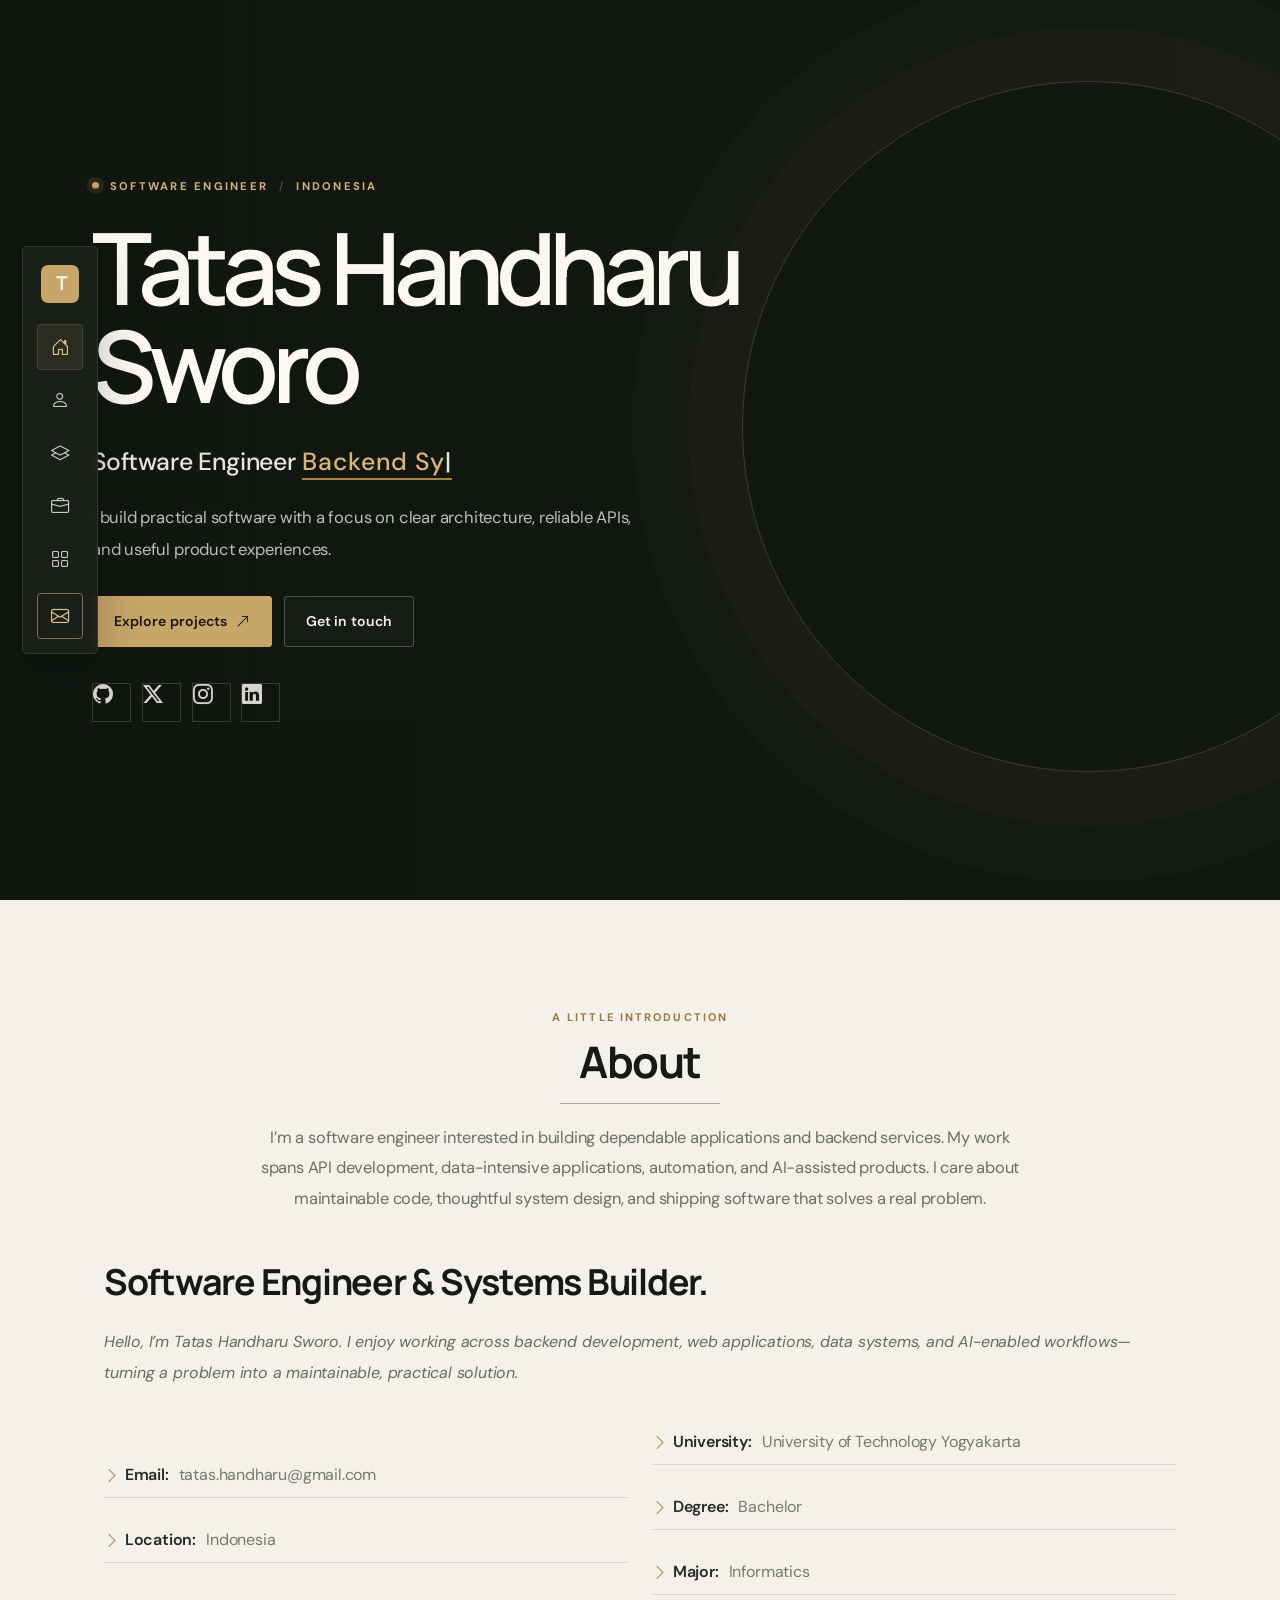
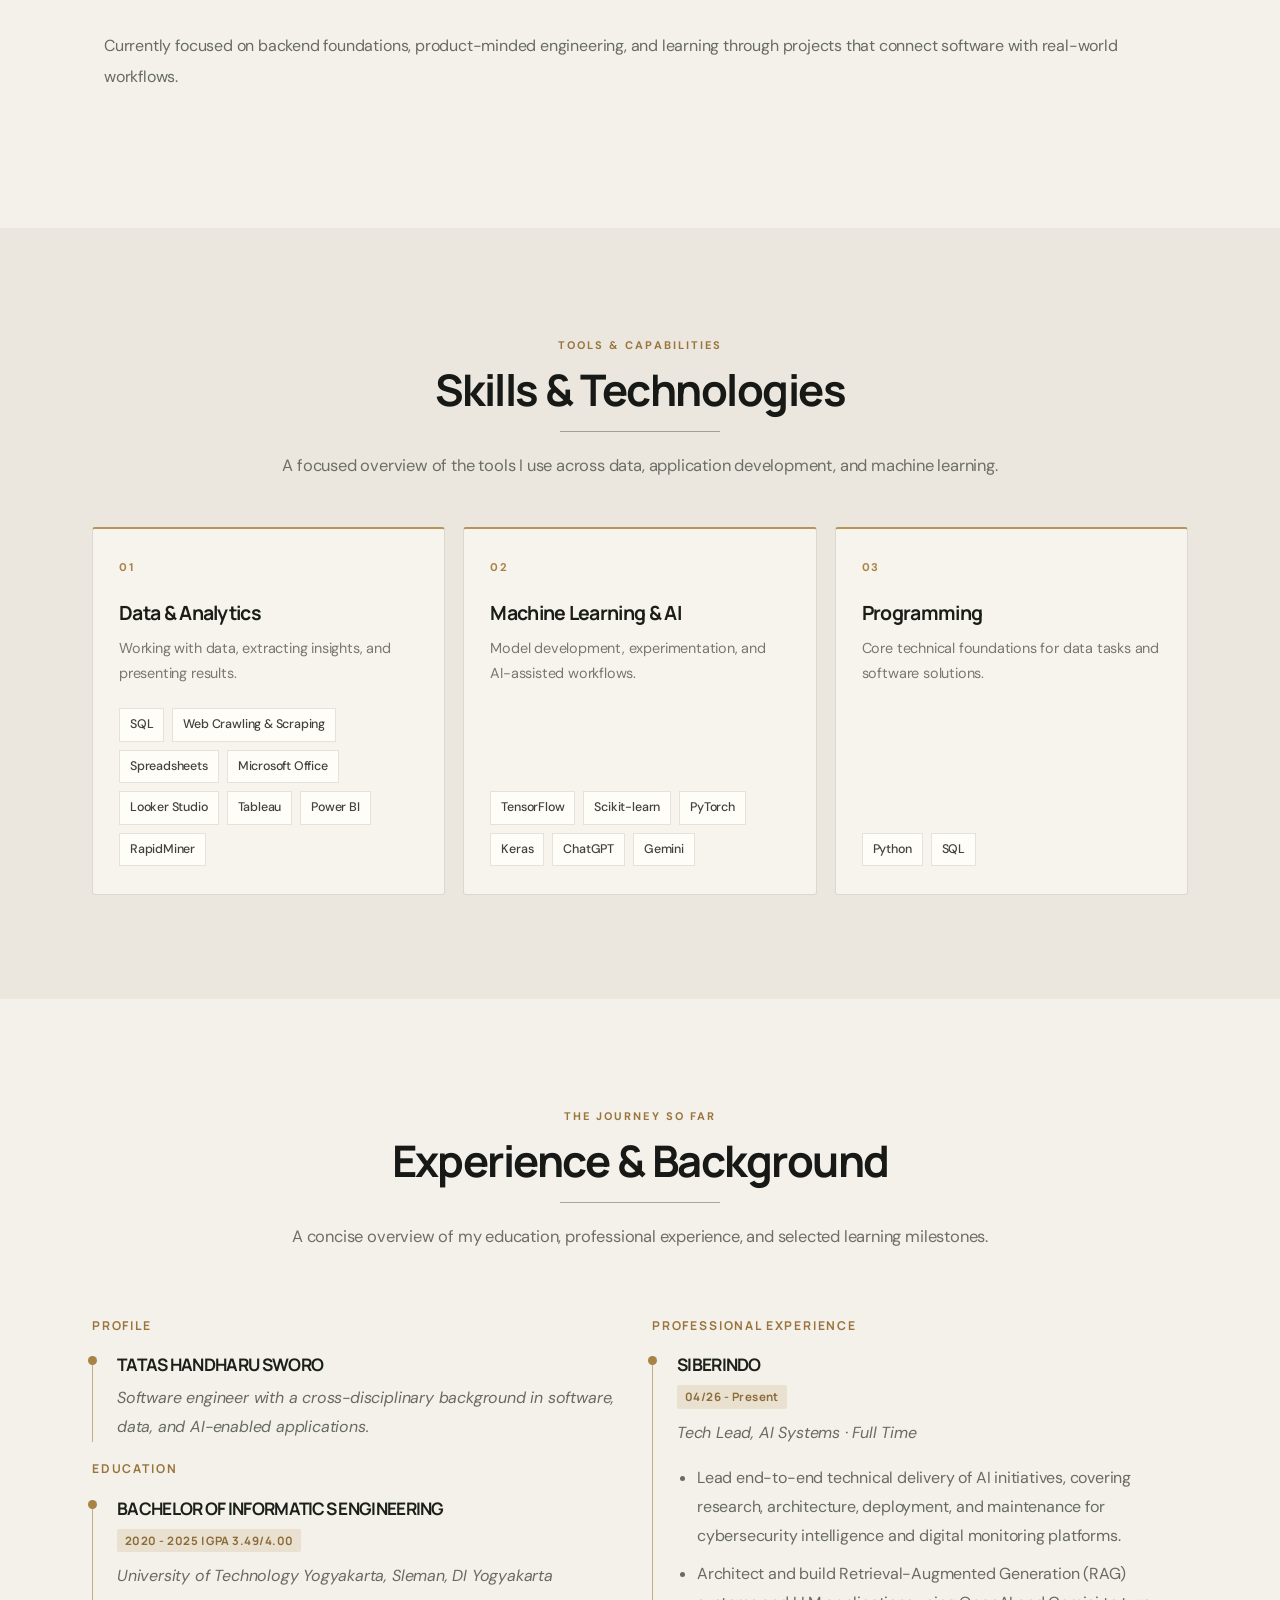
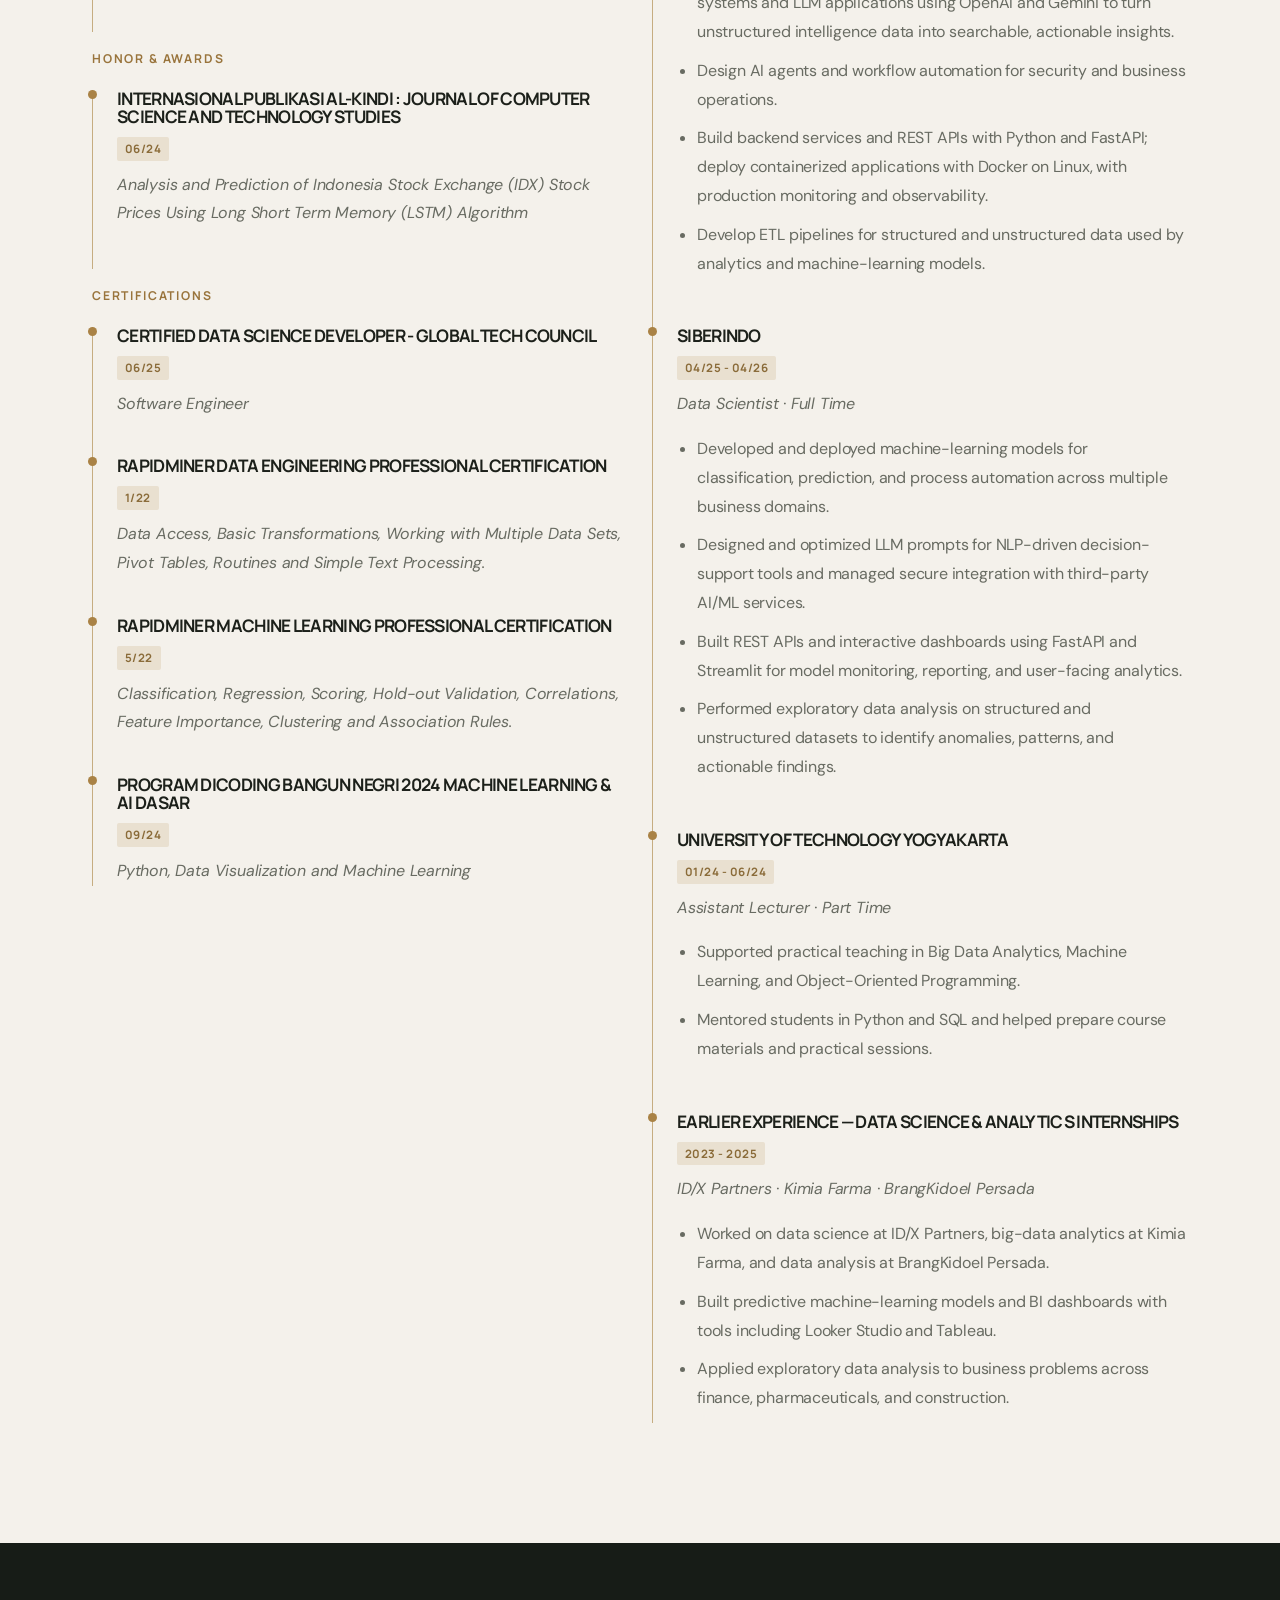
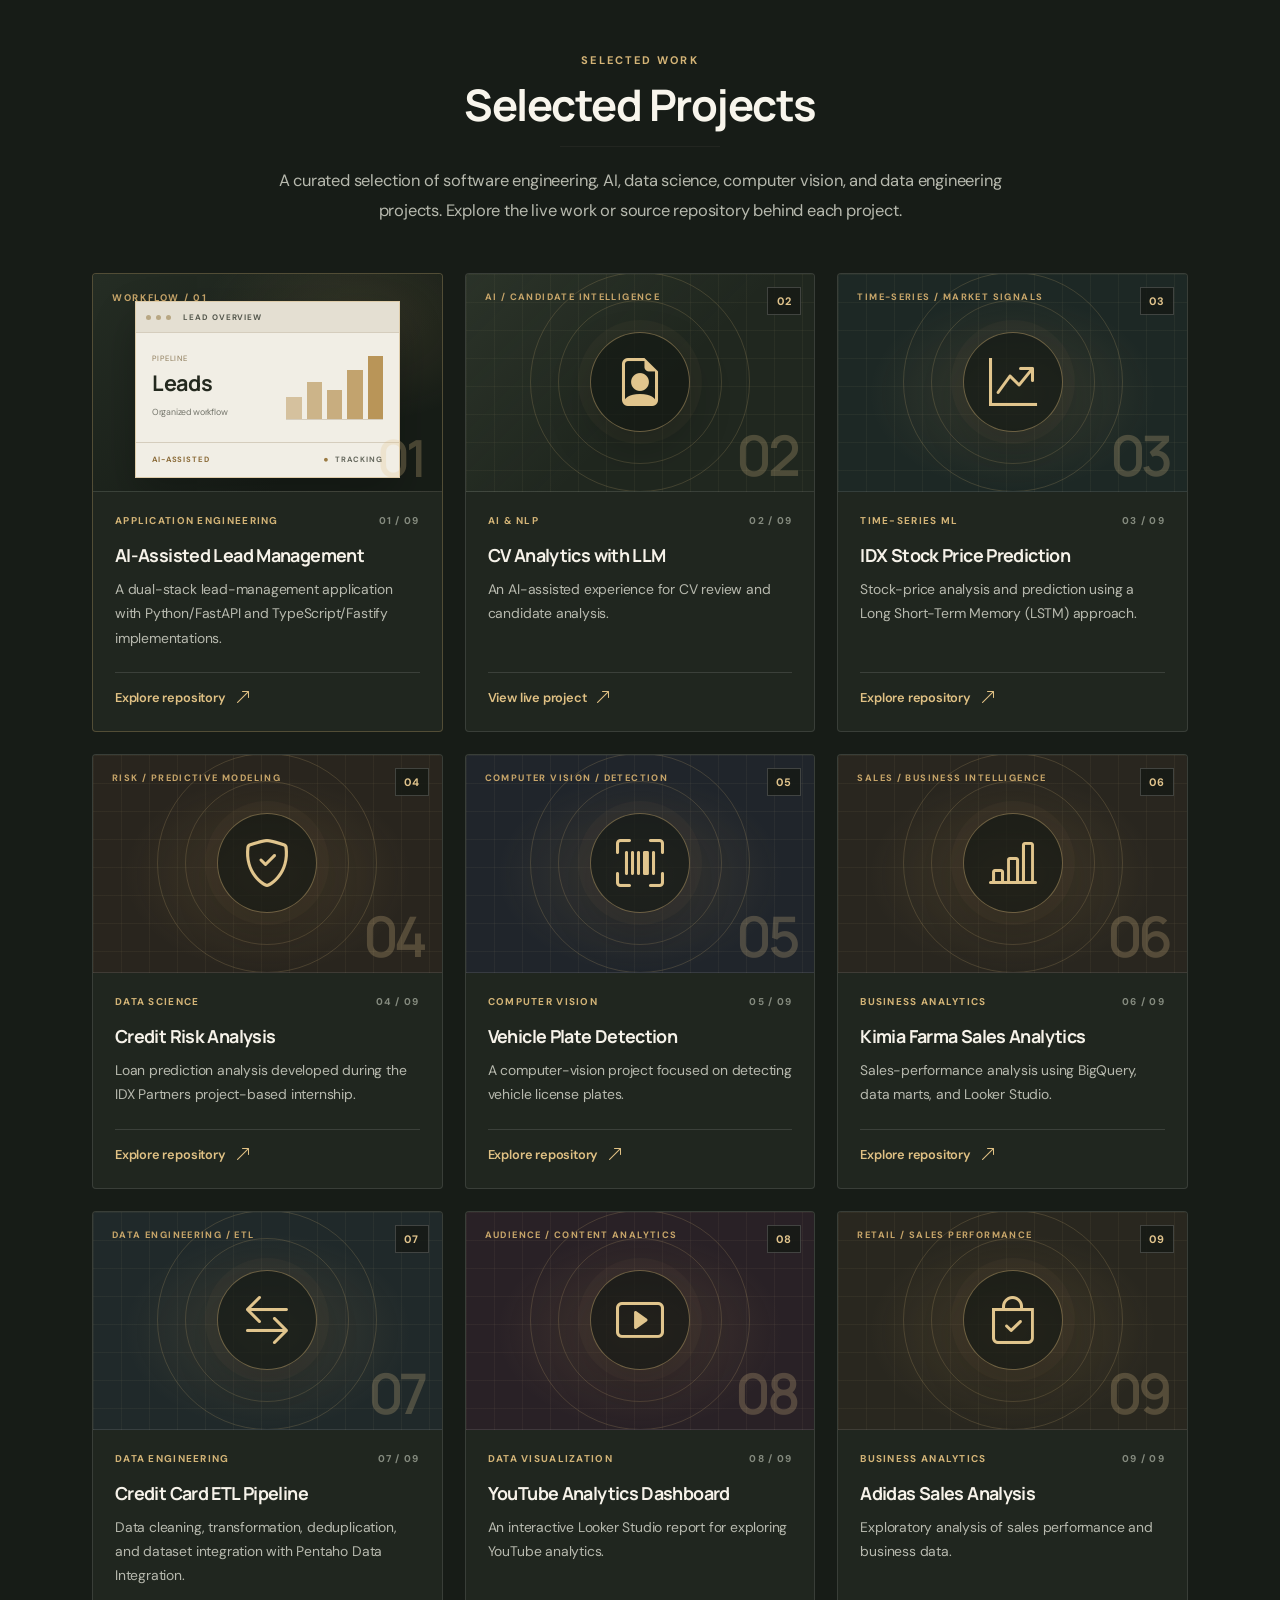
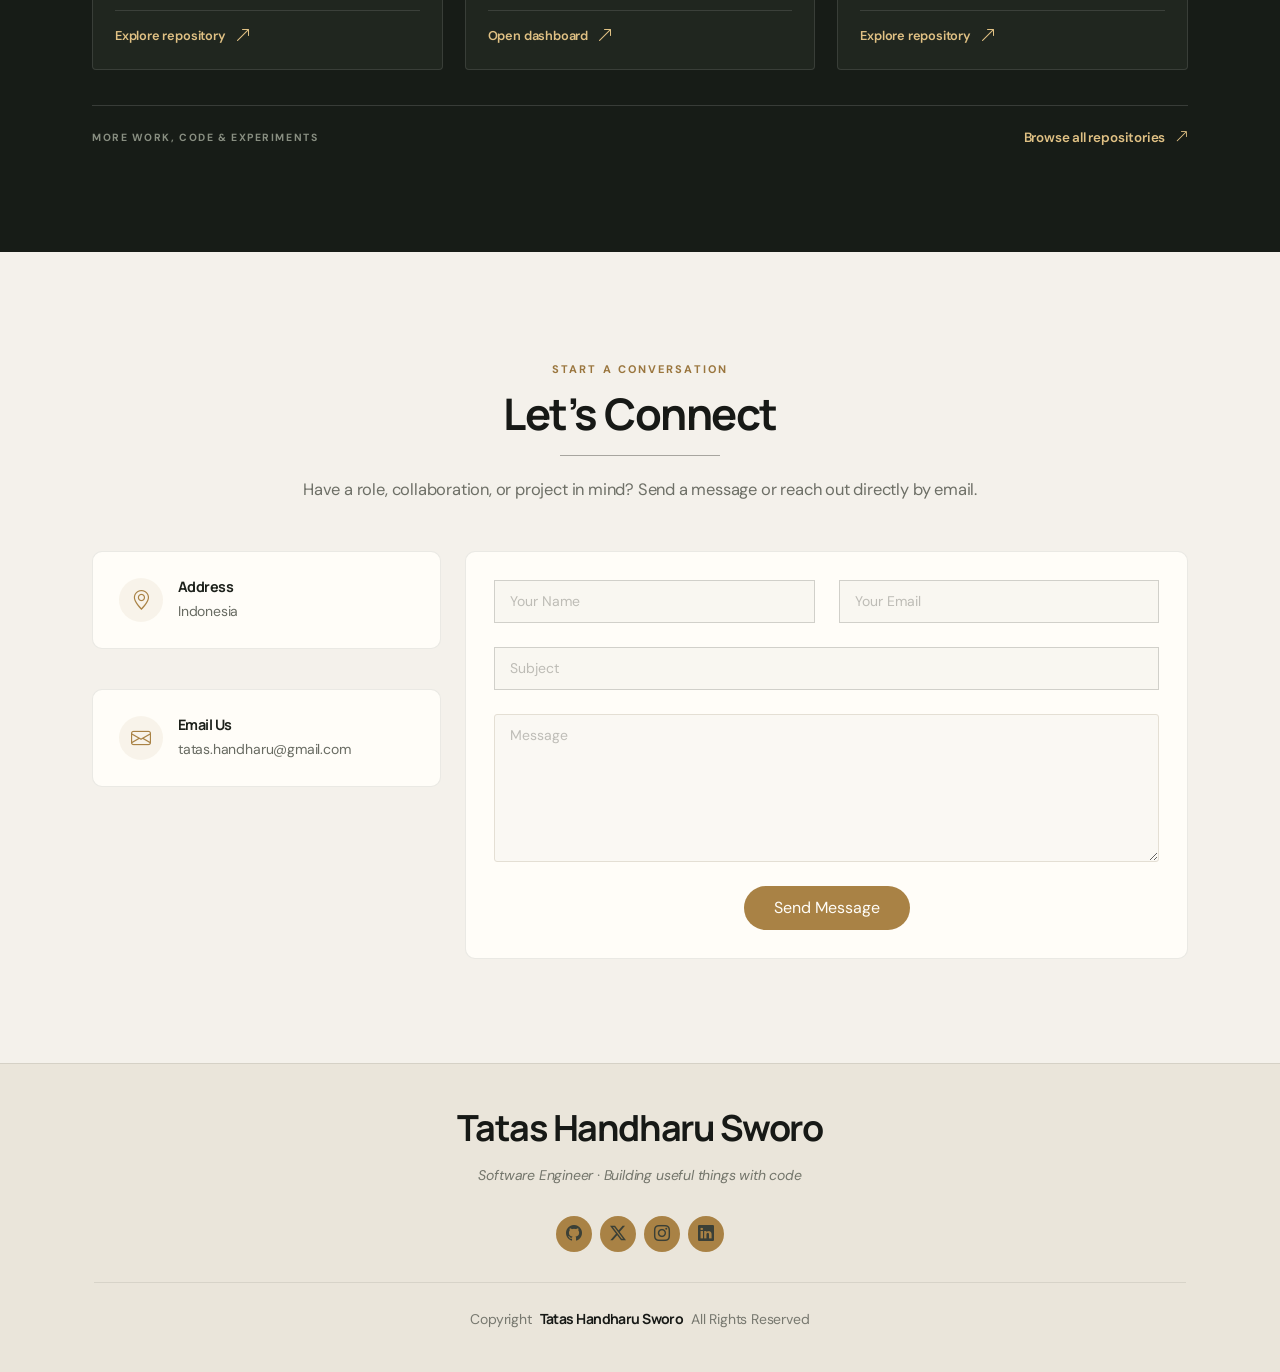
<file: index.html>
<!DOCTYPE html>
<html lang="en">

<head>
  <meta charset="utf-8">
  <meta content="width=device-width, initial-scale=1.0" name="viewport">
  <title>Tatas Handharu Sworo — Software Engineer</title>
  <meta name="description" content="Portfolio of Tatas Handharu Sworo, a software engineer building backend systems, AI-powered workflows, and practical web applications.">
  <meta name="keywords" content="Tatas Handharu Sworo, Software Engineer, Backend, Web Development, AI Systems, Portfolio">
  <meta name="theme-color" content="#151914">
  <meta property="og:title" content="Tatas Handharu Sworo — Software Engineer">
  <meta property="og:description" content="Building reliable software, backend systems, and AI-powered workflows.">
  <meta property="og:type" content="website">
 
  <!-- Favicons -->
  <link href="assets/img/me/tataslogoputih.png" rel="icon">
  <link href="assets/img/me/tataslogohitam.png" rel="apple-touch-icon">

  <!-- Fonts -->
  <link href="https://fonts.googleapis.com" rel="preconnect">
  <link href="https://fonts.gstatic.com" rel="preconnect" crossorigin>
  <link href="https://fonts.googleapis.com/css2?family=DM+Sans:wght@400;500;600;700&family=Manrope:wght@400;500;600;700;800&display=swap" rel="stylesheet">

  <!-- Vendor CSS Files -->
  <link href="assets/vendor/bootstrap/css/bootstrap.min.css" rel="stylesheet">
  <link href="assets/vendor/bootstrap-icons/bootstrap-icons.css" rel="stylesheet">
  <link href="assets/vendor/aos/aos.css" rel="stylesheet">
  <link href="assets/vendor/glightbox/css/glightbox.min.css" rel="stylesheet">
  <link href="assets/vendor/swiper/swiper-bundle.min.css" rel="stylesheet">

  <!-- Main CSS File -->
  <link href="assets/css/main.css" rel="stylesheet">

  <link rel="stylesheet" href="https://cdnjs.cloudflare.com/ajax/libs/font-awesome/6.0.0-beta3/css/all.min.css">


  <!-- =======================================================
  * Template Name: MyResume
  * Template URL: https://bootstrapmade.com/free-html-bootstrap-template-my-resume/
  * Updated: Jun 27 2024 with Bootstrap v5.3.3
  * Author: BootstrapMade.com
  * License: https://bootstrapmade.com/license/
  ======================================================== -->
</head>

<body class="index-page">

  <header id="header" class="site-header">
    <button class="header-toggle d-xl-none bi bi-list" type="button" aria-label="Toggle navigation" aria-controls="navmenu"></button>
    <nav id="navmenu" class="navmenu" aria-label="Main navigation">
      <a class="nav-brand" href="#hero" aria-label="Tatas Handharu Sworo, home">
        <span class="nav-brand-mark">T<span>.</span></span>
        <span class="nav-brand-copy"><strong>TATAS HANDHARU</strong><small>SOFTWARE ENGINEER</small></span>
      </a>
      <ul>
        <li><a href="#hero" class="active" aria-label="Home"><i class="bi bi-house-door" aria-hidden="true"></i><span>Home</span></a></li>
        <li><a href="#about" aria-label="About"><i class="bi bi-person" aria-hidden="true"></i><span>About</span></a></li>
        <li><a href="#skills" aria-label="Skills"><i class="bi bi-layers" aria-hidden="true"></i><span>Skills</span></a></li>
        <li><a href="#resume" aria-label="Experience"><i class="bi bi-briefcase" aria-hidden="true"></i><span>Experience</span></a></li>
        <li><a href="#portfolio" aria-label="Projects"><i class="bi bi-grid" aria-hidden="true"></i><span>Projects</span></a></li>
        <li><a class="nav-contact" href="#contact" aria-label="Contact"><i class="bi bi-envelope" aria-hidden="true"></i><span>Contact</span></a></li>
      </ul>
    </nav>
  </header>
  <main class="main">

    <!-- Hero Section -->
    <section id="hero" class="hero section light-background">
<div class="container" data-aos="zoom-out">
        <div class="row justify-content-center">
          <div class="col-lg-9 hero-copy">
            <p class="hero-eyebrow"><span></span> SOFTWARE ENGINEER <b>/</b> INDONESIA</p>
            <h2>Tatas Handharu Sworo</h2>
            <p>Software Engineer <span class="typed" data-typed-items="Backend Systems, Web Applications, AI-Powered Workflows, Web3 Experiments">Software Engineer</span><span class="typed-cursor typed-cursor--blink" aria-hidden="true"></span></p>
            <p class="hero-intro">I build practical software with a focus on clear architecture, reliable APIs, and useful product experiences.</p>
            <div class="hero-actions">
              <a class="btn-primary" href="#portfolio">Explore projects <i class="bi bi-arrow-up-right"></i></a>
              <a class="btn-secondary" href="#contact">Get in touch</a>
            </div>
            <div class="social-links">
              <a href="https://github.com/tatashandharu15?tab=repositories" target="_blank" rel="noopener noreferrer"><i class="bi bi-github"></i></a>
              <a href="https://x.com/Dharu_han" target="_blank" rel="noopener noreferrer"><i class="bi bi-twitter-x"></i></a>
              <a href="https://www.instagram.com/dharu_han" target="_blank" rel="noopener noreferrer"><i class="bi bi-instagram"></i></a>
              <a href="https://www.linkedin.com/in/tatas-handharu" target="_blank" rel="noopener noreferrer"><i class="bi bi-linkedin"></i></a>
            </div>
          </div>
        </div>
      </div>

    </section><!-- /Hero Section -->

    <!-- About Section -->
    <section id="about" class="about section">

      <!-- Section Title -->
      <div class="container section-title" data-aos="fade-up">
        <span class="section-kicker">A LITTLE INTRODUCTION</span>
        <h2>About</h2>
        <p>I’m a software engineer interested in building dependable applications and backend services. My work spans API development, data-intensive applications, automation, and AI-assisted products. I care about maintainable code, thoughtful system design, and shipping software that solves a real problem.</p>
      </div><!-- End Section Title -->

      <div class="container" data-aos="fade-up" data-aos-delay="100">

        <div class="container">
          <div class="row gy-4 justify-content-center">
            <div class="col-lg-12 content">
              <h2>Software Engineer &amp; Systems Builder.</h2>
              <p class="fst-italic py-3">
                Hello, I’m Tatas Handharu Sworo. I enjoy working across backend development, web applications, data systems, and AI-enabled workflows—turning a problem into a maintainable, practical solution.
              </p>
              <div class="row">
                <div class="col-lg-6">
                  <ul>
                    
                    <li><i class="bi bi-chevron-right"></i> <strong>Email:</strong> <span>tatas.handharu@gmail.com</span></li>
                    <li><i class="bi bi-chevron-right"></i> <strong>Location:</strong> <span>Indonesia</span></li>
                  </ul>
                </div>
                <div class="col-lg-6">
                  <ul>
                    <li><i class="bi bi-chevron-right"></i> <strong>University:</strong> <span>University of Technology Yogyakarta</span></li>
                    <li><i class="bi bi-chevron-right"></i> <strong>Degree:</strong> <span>Bachelor</span></li>
                    <li><i class="bi bi-chevron-right"></i> <strong>Major:</strong> <span>Informatics</span></li>
                  </ul>
                </div>
              </div>
              <p class="py-3">
                Currently focused on backend foundations, product-minded engineering, and learning through projects that connect software with real-world workflows.
              </p>
            </div>
          </div>
        </div>
        

      </div>

    </section><!-- /About Section -->


    <!-- Skills Section -->
    <section id="skills" class="skills section">
      <div class="container section-title" data-aos="fade-up">
        <span class="section-kicker">TOOLS &amp; CAPABILITIES</span>
        <h2>Skills &amp; Technologies</h2>
        <p>A focused overview of the tools I use across data, application development, and machine learning.</p>
      </div>

      <div class="container" data-aos="fade-up" data-aos-delay="100">
        <div class="skills-content skills-groups">
          <article class="skill-group">
            <span class="skill-group-index">01</span>
            <h3>Data &amp; Analytics</h3>
            <p>Working with data, extracting insights, and presenting results.</p>
            <div class="skill-tags">
              <span>SQL</span>
              <span>Web Crawling &amp; Scraping</span>
              <span>Spreadsheets</span>
              <span>Microsoft Office</span>
              <span>Looker Studio</span>
              <span>Tableau</span>
              <span>Power BI</span>
              <span>RapidMiner</span>
            </div>
          </article>

          <article class="skill-group">
            <span class="skill-group-index">02</span>
            <h3>Machine Learning &amp; AI</h3>
            <p>Model development, experimentation, and AI-assisted workflows.</p>
            <div class="skill-tags">
              <span>TensorFlow</span>
              <span>Scikit-learn</span>
              <span>PyTorch</span>
              <span>Keras</span>
              <span>ChatGPT</span>
              <span>Gemini</span>
            </div>
          </article>

          <article class="skill-group">
            <span class="skill-group-index">03</span>
            <h3>Programming</h3>
            <p>Core technical foundations for data tasks and software solutions.</p>
            <div class="skill-tags">
              <span>Python</span>
              <span>SQL</span>
            </div>
          </article>
        </div>
      </div>
    </section><!-- /Skills Section -->

    <!-- Resume Section -->
    <section id="resume" class="resume section">

      <!-- Section Title -->
      <div class="container section-title" data-aos="fade-up">
        <span class="section-kicker">THE JOURNEY SO FAR</span>
        <h2>Experience &amp; Background</h2>
        <p>A concise overview of my education, professional experience, and selected learning milestones.</p>
      </div><!-- End Section Title -->

      <div class="container">

        <div class="row">

          <div class="col-lg-6" data-aos="fade-up" data-aos-delay="100">
            <h3 class="resume-title">Profile</h3>

            <div class="resume-item pb-0">
              <h4>Tatas Handharu Sworo</h4>
              <p><em>Software engineer with a cross-disciplinary background in software, data, and AI-enabled applications.</em></p>
            </div><!-- Edn Resume Item -->

            <h3 class="resume-title">Education</h3>
            <div class="resume-item">
              <h4>BACHELOR OF INFORMATICS ENGINEERING</h4>
              <h5>2020 - 2025 | GPA 3.49/4.00</h5>
              <p><em>University of Technology Yogyakarta, Sleman, DI Yogyakarta</em></p>
            </div><!-- Edn Resume Item -->
            
            <h3 class="resume-title">Honor & Awards</h3>
            <div class="resume-item">
              <h4>Internasional Publikasi Al-Kindi : Journal of Computer Science and Technology Studies</h4>
              <h5>06/24</h5>
              <p><em>Analysis and Prediction of Indonesia Stock Exchange (IDX) Stock Prices Using Long Short Term Memory (LSTM) Algorithm</em></p>
            </div><!-- Edn Resume Item -->
            
            <h3 class="resume-title">Certifications</h3>
            <div class="resume-item">
              <h4>Certified Data Science Developer - Global Tech Council</h4>
              <h5>06/25</h5>
              <p><em>Software Engineer</em></p>
            </div><!-- Edn Resume Item -->
            <div class="resume-item">
              <h4>Rapidminer Data Engineering Professional Certification</h4>
              <h5>1/22</h5>
              <p><em>Data Access, Basic Transformations, Working with Multiple Data Sets, Pivot Tables, Routines and Simple Text Processing.</em></p>
            </div><!-- Edn Resume Item -->
            <div class="resume-item">
              <h4>Rapidminer Machine Learning Professional Certification</h4>
              <h5>5/22</h5>
              <p><em>Classification, Regression, Scoring, Hold-out Validation, Correlations, Feature Importance, Clustering and Association Rules.</em></p>
            </div><!-- Edn Resume Item -->
            <div class="resume-item">
              <h4>Program Dicoding Bangun Negri 2024 Machine Learning & AI Dasar</h4>
              <h5>09/24</h5>
              <p><em>Python, Data Visualization and Machine Learning</em></p>
            </div><!-- Edn Resume Item -->
          </div>
          
          <div class="col-lg-6" data-aos="fade-up" data-aos-delay="200">
            <h3 class="resume-title">Professional Experience</h3>

            <div class="resume-item">
              <h4>SIBERINDO</h4>
              <h5>04/26 - Present</h5>
              <p><em>Tech Lead, AI Systems · Full Time</em></p>
              <ul>
                <li>Lead end-to-end technical delivery of AI initiatives, covering research, architecture, deployment, and maintenance for cybersecurity intelligence and digital monitoring platforms.</li>
                <li>Architect and build Retrieval-Augmented Generation (RAG) systems and LLM applications using OpenAI and Gemini to turn unstructured intelligence data into searchable, actionable insights.</li>
                <li>Design AI agents and workflow automation for security and business operations.</li>
                <li>Build backend services and REST APIs with Python and FastAPI; deploy containerized applications with Docker on Linux, with production monitoring and observability.</li>
                <li>Develop ETL pipelines for structured and unstructured data used by analytics and machine-learning models.</li>
              </ul>
            </div><!-- End Resume Item -->

            <div class="resume-item">
              <h4>SIBERINDO</h4>
              <h5>04/25 - 04/26</h5>
              <p><em>Data Scientist · Full Time</em></p>
              <ul>
                <li>Developed and deployed machine-learning models for classification, prediction, and process automation across multiple business domains.</li>
                <li>Designed and optimized LLM prompts for NLP-driven decision-support tools and managed secure integration with third-party AI/ML services.</li>
                <li>Built REST APIs and interactive dashboards using FastAPI and Streamlit for model monitoring, reporting, and user-facing analytics.</li>
                <li>Performed exploratory data analysis on structured and unstructured datasets to identify anomalies, patterns, and actionable findings.</li>
              </ul>
            </div><!-- End Resume Item -->

            <div class="resume-item">
              <h4>University of Technology Yogyakarta</h4>
              <h5>01/24 - 06/24</h5>
              <p><em>Assistant Lecturer · Part Time</em></p>
              <ul>
                <li>Supported practical teaching in Big Data Analytics, Machine Learning, and Object-Oriented Programming.</li>
                <li>Mentored students in Python and SQL and helped prepare course materials and practical sessions.</li>
              </ul>
            </div><!-- End Resume Item -->

            <div class="resume-item">
              <h4>Earlier Experience — Data Science &amp; Analytics Internships</h4>
              <h5>2023 - 2025</h5>
              <p><em>ID/X Partners · Kimia Farma · BrangKidoel Persada</em></p>
              <ul>
                <li>Worked on data science at ID/X Partners, big-data analytics at Kimia Farma, and data analysis at BrangKidoel Persada.</li>
                <li>Built predictive machine-learning models and BI dashboards with tools including Looker Studio and Tableau.</li>
                <li>Applied exploratory data analysis to business problems across finance, pharmaceuticals, and construction.</li>
              </ul>
            </div><!-- End Resume Item -->
          </div>

        </div>

      </div>

    </section><!-- /Resume Section -->

    <!-- Portfolio Section -->
    <section id="portfolio" class="portfolio section">
      <div class="container section-title" data-aos="fade-up">
        <span class="section-kicker">SELECTED WORK</span>
        <h2>Selected Projects</h2>
        <p>A curated selection of software engineering, AI, data science, computer vision, and data engineering projects. Explore the live work or source repository behind each project.</p>
      </div>

      <div class="container">
        <div class="projects-grid" data-aos="fade-up" data-aos-delay="100">

          <article class="project-card project-card-featured">
            <div class="project-art project-art-lead" aria-hidden="true">
              <span class="project-art-label">WORKFLOW / 01</span>
              <div class="lead-window">
                <div class="lead-window-top"><i></i><i></i><i></i><span>LEAD OVERVIEW</span></div>
                <div class="lead-window-body">
                  <div class="lead-stat"><small>PIPELINE</small><strong>Leads</strong><span>Organized workflow</span></div>
                  <div class="lead-bars"><i></i><i></i><i></i><i></i><i></i></div>
                </div>
                <div class="lead-window-foot"><span>AI-ASSISTED</span><b>●</b> TRACKING</div>
              </div>
              <span class="project-art-mark">01</span>
            </div>
            <div class="project-card-body">
              <div class="project-meta"><span>APPLICATION ENGINEERING</span><span>01 / 09</span></div>
              <h3>AI-Assisted Lead Management</h3>
              <p>A dual-stack lead-management application with Python/FastAPI and TypeScript/Fastify implementations.</p>
              <a class="project-link" href="https://github.com/tatashandharu15/ai-assisted-lead-management" target="_blank" rel="noopener noreferrer">Explore repository <i class="bi bi-arrow-up-right"></i></a>
            </div>
          </article>

          <article class="project-card">
            <div class="project-image project-art-icon art-ai" aria-hidden="true">
              <span class="project-art-label">AI / CANDIDATE INTELLIGENCE</span>
              <i class="bi bi-file-earmark-person project-category-icon"></i>
              <span class="project-image-index">02</span>
              <span class="project-art-mark">02</span>
            </div>
            <div class="project-card-body">
              <div class="project-meta"><span>AI &amp; NLP</span><span>02 / 09</span></div>
              <h3>CV Analytics with LLM</h3>
              <p>An AI-assisted experience for CV review and candidate analysis.</p>
              <a class="project-link" href="https://finpronautixtech.streamlit.app/" target="_blank" rel="noopener noreferrer">View live project <i class="bi bi-arrow-up-right"></i></a>
            </div>
          </article>

          <article class="project-card">
            <div class="project-image project-art-icon art-market" aria-hidden="true">
              <span class="project-art-label">TIME-SERIES / MARKET SIGNALS</span>
              <i class="bi bi-graph-up-arrow project-category-icon"></i>
              <span class="project-image-index">03</span>
              <span class="project-art-mark">03</span>
            </div>
            <div class="project-card-body">
              <div class="project-meta"><span>TIME-SERIES ML</span><span>03 / 09</span></div>
              <h3>IDX Stock Price Prediction</h3>
              <p>Stock-price analysis and prediction using a Long Short-Term Memory (LSTM) approach.</p>
              <a class="project-link" href="https://github.com/tatashandharu15/Analysis_and_Prediction_of_Indonesia_Stock_Exchange-IDX-_Stock_Prices" target="_blank" rel="noopener noreferrer">Explore repository <i class="bi bi-arrow-up-right"></i></a>
            </div>
          </article>

          <article class="project-card">
            <div class="project-image project-art-icon art-risk" aria-hidden="true">
              <span class="project-art-label">RISK / PREDICTIVE MODELING</span>
              <i class="bi bi-shield-check project-category-icon"></i>
              <span class="project-image-index">04</span>
              <span class="project-art-mark">04</span>
            </div>
            <div class="project-card-body">
              <div class="project-meta"><span>DATA SCIENCE</span><span>04 / 09</span></div>
              <h3>Credit Risk Analysis</h3>
              <p>Loan prediction analysis developed during the IDX Partners project-based internship.</p>
              <a class="project-link" href="https://github.com/tatashandharu15/Credit-Risk-Analysis-and-Prediction_IDX-Partners" target="_blank" rel="noopener noreferrer">Explore repository <i class="bi bi-arrow-up-right"></i></a>
            </div>
          </article>

          <article class="project-card">
            <div class="project-image project-art-icon art-vision" aria-hidden="true">
              <span class="project-art-label">COMPUTER VISION / DETECTION</span>
              <i class="bi bi-upc-scan project-category-icon"></i>
              <span class="project-image-index">05</span>
              <span class="project-art-mark">05</span>
            </div>
            <div class="project-card-body">
              <div class="project-meta"><span>COMPUTER VISION</span><span>05 / 09</span></div>
              <h3>Vehicle Plate Detection</h3>
              <p>A computer-vision project focused on detecting vehicle license plates.</p>
              <a class="project-link" href="https://github.com/tatashandharu15/Vehicle-Plate-Detection" target="_blank" rel="noopener noreferrer">Explore repository <i class="bi bi-arrow-up-right"></i></a>
            </div>
          </article>

          <article class="project-card">
            <div class="project-image project-art-icon art-sales" aria-hidden="true">
              <span class="project-art-label">SALES / BUSINESS INTELLIGENCE</span>
              <i class="bi bi-bar-chart-line project-category-icon"></i>
              <span class="project-image-index">06</span>
              <span class="project-art-mark">06</span>
            </div>
            <div class="project-card-body">
              <div class="project-meta"><span>BUSINESS ANALYTICS</span><span>06 / 09</span></div>
              <h3>Kimia Farma Sales Analytics</h3>
              <p>Sales-performance analysis using BigQuery, data marts, and Looker Studio.</p>
              <a class="project-link" href="https://github.com/tatashandharu15/Analyzing-Kimia-Farma-Sales-Performance" target="_blank" rel="noopener noreferrer">Explore repository <i class="bi bi-arrow-up-right"></i></a>
            </div>
          </article>

          <article class="project-card">
            <div class="project-image project-art-icon art-etl" aria-hidden="true">
              <span class="project-art-label">DATA ENGINEERING / ETL</span>
              <i class="bi bi-arrow-left-right project-category-icon"></i>
              <span class="project-image-index">07</span>
              <span class="project-art-mark">07</span>
            </div>
            <div class="project-card-body">
              <div class="project-meta"><span>DATA ENGINEERING</span><span>07 / 09</span></div>
              <h3>Credit Card ETL Pipeline</h3>
              <p>Data cleaning, transformation, deduplication, and dataset integration with Pentaho Data Integration.</p>
              <a class="project-link" href="https://github.com/tatashandharu15/etl-credit-card-using-pentaho" target="_blank" rel="noopener noreferrer">Explore repository <i class="bi bi-arrow-up-right"></i></a>
            </div>
          </article>

          <article class="project-card">
            <div class="project-image project-art-icon art-video" aria-hidden="true">
              <span class="project-art-label">AUDIENCE / CONTENT ANALYTICS</span>
              <i class="bi bi-play-btn project-category-icon"></i>
              <span class="project-image-index">08</span>
              <span class="project-art-mark">08</span>
            </div>
            <div class="project-card-body">
              <div class="project-meta"><span>DATA VISUALIZATION</span><span>08 / 09</span></div>
              <h3>YouTube Analytics Dashboard</h3>
              <p>An interactive Looker Studio report for exploring YouTube analytics.</p>
              <a class="project-link" href="https://lookerstudio.google.com/reporting/49eb532f-0044-4d93-a6e1-acec966cb97a" target="_blank" rel="noopener noreferrer">Open dashboard <i class="bi bi-arrow-up-right"></i></a>
            </div>
          </article>

          <article class="project-card">
            <div class="project-image project-art-icon art-retail" aria-hidden="true">
              <span class="project-art-label">RETAIL / SALES PERFORMANCE</span>
              <i class="bi bi-bag-check project-category-icon"></i>
              <span class="project-image-index">09</span>
              <span class="project-art-mark">09</span>
            </div>
            <div class="project-card-body">
              <div class="project-meta"><span>BUSINESS ANALYTICS</span><span>09 / 09</span></div>
              <h3>Adidas Sales Analysis</h3>
              <p>Exploratory analysis of sales performance and business data.</p>
              <a class="project-link" href="https://github.com/tatashandharu15/Adidas-Sales-Performece-Analysis" target="_blank" rel="noopener noreferrer">Explore repository <i class="bi bi-arrow-up-right"></i></a>
            </div>
          </article>

        </div>
        <div class="projects-footer" data-aos="fade-up">
          <span>MORE WORK, CODE &amp; EXPERIMENTS</span>
          <a href="https://github.com/tatashandharu15?tab=repositories" target="_blank" rel="noopener noreferrer">Browse all repositories <i class="bi bi-arrow-up-right"></i></a>
        </div>
      </div>
    </section><!-- /Portfolio Section -->

    <!-- Contact Section -->
    <section id="contact" class="contact section">

      <!-- Section Title -->
      <div class="container section-title" data-aos="fade-up">
        <span class="section-kicker">START A CONVERSATION</span>
        <h2>Let’s Connect</h2>
        <p>Have a role, collaboration, or project in mind? Send a message or reach out directly by email.</p>
      </div><!-- End Section Title -->

      <div class="container" data-aos="fade" data-aos-delay="100">

        <div class="row gy-4">

          <div class="col-lg-4">
            <div class="info-item d-flex" data-aos="fade-up" data-aos-delay="200">
              <i class="bi bi-geo-alt flex-shrink-0"></i>
              <div>
                <h3>Address</h3>
                <p>Indonesia</p>
              </div>
            </div><!-- End Info Item -->
            <div class="info-item d-flex" data-aos="fade-up" data-aos-delay="400">
              <i class="bi bi-envelope flex-shrink-0"></i>
              <div>
                <h3>Email Us</h3>
                <p>tatas.handharu@gmail.com</p>
              </div>
            </div><!-- End Info Item -->

          </div>

          <div class="col-lg-8">
            <form action="https://api.web3forms.com/submit" method="POST" class="php-email-form" data-aos="fade-up" data-aos-delay="200">
              <input type="hidden" name="access_key" value="082aea54-3476-4660-ac06-b3da459168e3">
              <div class="row gy-4">
                <div class="col-md-6">
                  <input type="text" name="name" class="form-control" placeholder="Your Name" required="">
                </div>

                <div class="col-md-6 ">
                  <input type="email" class="form-control" name="email" placeholder="Your Email" required="">
                </div>

                <div class="col-md-12">
                  <input type="text" class="form-control" name="subject" placeholder="Subject" required="">
                </div>

                <div class="col-md-12">
                  <textarea class="form-control" name="message" rows="6" placeholder="Message" required=""></textarea>
                </div>

                <div class="col-md-12 text-center">
                  <div class="loading">Loading</div>
                  <div class="error-message"></div>
                  <div class="sent-message">Your message has been sent. Thank you!</div>
                  <button type="submit">Send Message</button>
                </div>
              </div>
            </form>
          </div><!-- End Contact Form -->

        </div>

      </div>

    </section><!-- /Contact Section -->

  </main>

  <footer id="footer" class="footer position-relative light-background">
    <div class="container">
      <h3 class="sitename">Tatas Handharu Sworo</h3>
      <p>Software Engineer · Building useful things with code</p>
      <div class="social-links d-flex justify-content-center">
              <a href="https://github.com/tatashandharu15?tab=repositories" target="_blank"><i class="bi bi-github"></i></a>
              <a href="https://x.com/Dharu_han" target="_blank"><i class="bi bi-twitter-x"></i></a>
              <a href="https://www.instagram.com/dharu_han" target="_blank"><i class="bi bi-instagram"></i></a>
              <a href="https://www.linkedin.com/in/tatas-handharu" target="_blank"><i class="bi bi-linkedin"></i></a>
      </div>
      <div class="container">
        <div class="copyright">
          <span>Copyright</span> <strong class="px-1 sitename">Tatas Handharu Sworo</strong> <span>All Rights Reserved</span>
        </div>
      </div>
    </div>
  </footer>

  <!-- Scroll Top -->
  <a href="#" id="scroll-top" class="scroll-top d-flex align-items-center justify-content-center"><i class="bi bi-arrow-up-short"></i></a>

  <!-- Preloader -->
  <div id="preloader"></div>

  <!-- Vendor JS Files -->
  <script src="assets/vendor/bootstrap/js/bootstrap.bundle.min.js"></script>
  <!-- <script src="assets/vendor/php-email-form/validate.js"></script> -->
  <script src="assets/vendor/aos/aos.js"></script>
  <script src="assets/vendor/typed.js/typed.umd.js"></script>
  <script src="assets/vendor/purecounter/purecounter_vanilla.js"></script>
  <script src="assets/vendor/waypoints/noframework.waypoints.js"></script>
  <script src="assets/vendor/glightbox/js/glightbox.min.js"></script>
  <script src="assets/vendor/imagesloaded/imagesloaded.pkgd.min.js"></script>
  <script src="assets/vendor/isotope-layout/isotope.pkgd.min.js"></script>
  <script src="assets/vendor/swiper/swiper-bundle.min.js"></script>

  <!-- Main JS File -->
  <script src="assets/js/main.js"></script>

</body>

</html>
</file>
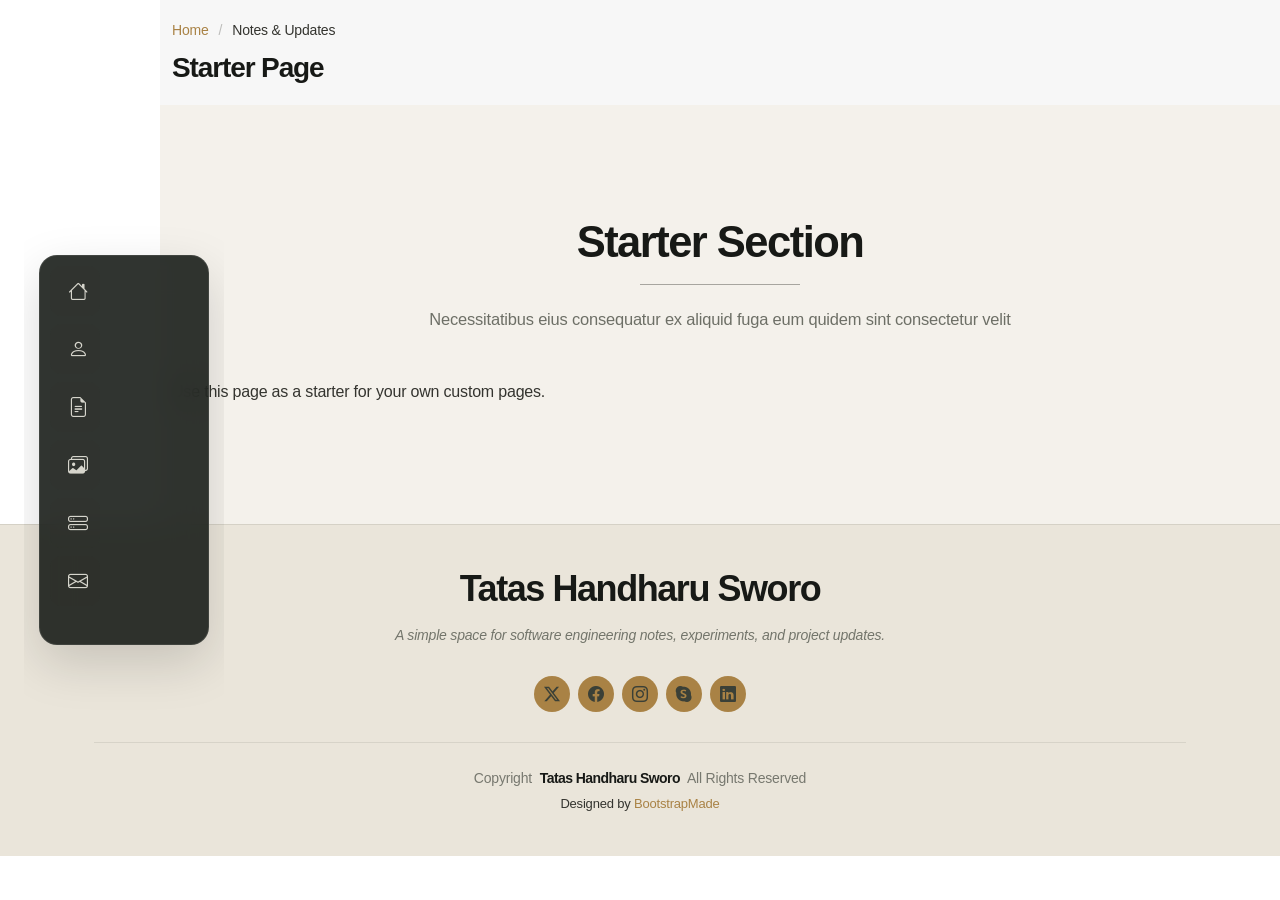
<file: starter-page.html>
<!DOCTYPE html>
<html lang="en">

<head>
  <meta charset="utf-8">
  <meta content="width=device-width, initial-scale=1.0" name="viewport">
  <title>Notes & Updates — Tatas Handharu Sworo</title>
  <meta name="description" content="Notes and updates from Tatas Handharu Sworo.">
  <meta name="keywords" content="Tatas Handharu Sworo, Software Engineering, Notes">

  <!-- Favicons -->
  <link href="assets/img/favicon.png" rel="icon">
  <link href="assets/img/apple-touch-icon.png" rel="apple-touch-icon">

  <!-- Fonts -->
  <link href="https://fonts.googleapis.com" rel="preconnect">
  <link href="https://fonts.gstatic.com" rel="preconnect" crossorigin>
  <link href="https://fonts.googleapis.com/css2?family=Roboto:ital,wght@0,100;0,300;0,400;0,500;0,700;0,900;1,100;1,300;1,400;1,500;1,700;1,900&family=Poppins:ital,wght@0,100;0,200;0,300;0,400;0,500;0,600;0,700;0,800;0,900;1,100;1,200;1,300;1,400;1,500;1,600;1,700;1,800;1,900&family=Raleway:ital,wght@0,100;0,200;0,300;0,400;0,500;0,600;0,700;0,800;0,900;1,100;1,200;1,300;1,400;1,500;1,600;1,700;1,800;1,900&display=swap" rel="stylesheet">

  <!-- Vendor CSS Files -->
  <link href="assets/vendor/bootstrap/css/bootstrap.min.css" rel="stylesheet">
  <link href="assets/vendor/bootstrap-icons/bootstrap-icons.css" rel="stylesheet">
  <link href="assets/vendor/aos/aos.css" rel="stylesheet">
  <link href="assets/vendor/glightbox/css/glightbox.min.css" rel="stylesheet">
  <link href="assets/vendor/swiper/swiper-bundle.min.css" rel="stylesheet">

  <!-- Main CSS File -->
  <link href="assets/css/main.css" rel="stylesheet">

  <!-- =======================================================
  * Template Name: MyResume
  * Template URL: https://bootstrapmade.com/free-html-bootstrap-template-my-resume/
  * Updated: Jun 27 2024 with Bootstrap v5.3.3
  * Author: BootstrapMade.com
  * License: https://bootstrapmade.com/license/
  ======================================================== -->
</head>

<body class="starter-page-page">

  <header id="header" class="header d-flex flex-column justify-content-center">

    <i class="header-toggle d-xl-none bi bi-list"></i>

    <nav id="navmenu" class="navmenu">
      <ul>
        <li><a href="#hero"><i class="bi bi-house navicon"></i><span>Home</span></a></li>
        <li><a href="#about"><i class="bi bi-person navicon"></i><span>About</span></a></li>
        <li><a href="#resume"><i class="bi bi-file-earmark-text navicon"></i><span>Resume</span></a></li>
        <li><a href="#portfolio"><i class="bi bi-images navicon"></i><span>Portfolio</span></a></li>
        <li><a href="#services"><i class="bi bi-hdd-stack navicon"></i><span>Services</span></a></li>
        <li><a href="#contact"><i class="bi bi-envelope navicon"></i><span>Contact</span></a></li>
      </ul>
    </nav>

  </header>

  <main class="main">

    <!-- Page Title -->
    <div class="page-title" data-aos="fade">
      <div class="container">
        <nav class="breadcrumbs">
          <ol>
            <li><a href="index.html">Home</a></li>
            <li class="current">Notes & Updates</li>
          </ol>
        </nav>
        <h1>Starter Page</h1>
      </div>
    </div><!-- End Page Title -->

    <!-- Starter Section Section -->
    <section id="starter-section" class="starter-section section">

      <!-- Section Title -->
      <div class="container section-title" data-aos="fade-up">
        <h2>Starter Section</h2>
        <p>Necessitatibus eius consequatur ex aliquid fuga eum quidem sint consectetur velit</p>
      </div><!-- End Section Title -->

      <div class="container" data-aos="fade-up">
        <p>Use this page as a starter for your own custom pages.</p>
      </div>

    </section><!-- /Starter Section Section -->

  </main>

  <footer id="footer" class="footer position-relative light-background">
    <div class="container">
      <h3 class="sitename">Tatas Handharu Sworo</h3>
      <p>A simple space for software engineering notes, experiments, and project updates.</p>
      <div class="social-links d-flex justify-content-center">
        <a href=""><i class="bi bi-twitter-x"></i></a>
        <a href=""><i class="bi bi-facebook"></i></a>
        <a href=""><i class="bi bi-instagram"></i></a>
        <a href=""><i class="bi bi-skype"></i></a>
        <a href=""><i class="bi bi-linkedin"></i></a>
      </div>
      <div class="container">
        <div class="copyright">
          <span>Copyright</span> <strong class="px-1 sitename">Tatas Handharu Sworo</strong> <span>All Rights Reserved</span>
        </div>
        <div class="credits">
          <!-- All the links in the footer should remain intact. -->
          <!-- You can delete the links only if you've purchased the pro version. -->
          <!-- Licensing information: https://bootstrapmade.com/license/ -->
          <!-- Purchase the pro version with working PHP/AJAX contact form: [buy-url] -->
          Designed by <a href="https://bootstrapmade.com/">BootstrapMade</a>
        </div>
      </div>
    </div>
  </footer>

  <!-- Scroll Top -->
  <a href="#" id="scroll-top" class="scroll-top d-flex align-items-center justify-content-center"><i class="bi bi-arrow-up-short"></i></a>

  <!-- Preloader -->
  <div id="preloader"></div>

  <!-- Vendor JS Files -->
  <script src="assets/vendor/bootstrap/js/bootstrap.bundle.min.js"></script>
  <script src="assets/vendor/php-email-form/validate.js"></script>
  <script src="assets/vendor/aos/aos.js"></script>
  <script src="assets/vendor/typed.js/typed.umd.js"></script>
  <script src="assets/vendor/purecounter/purecounter_vanilla.js"></script>
  <script src="assets/vendor/waypoints/noframework.waypoints.js"></script>
  <script src="assets/vendor/glightbox/js/glightbox.min.js"></script>
  <script src="assets/vendor/imagesloaded/imagesloaded.pkgd.min.js"></script>
  <script src="assets/vendor/isotope-layout/isotope.pkgd.min.js"></script>
  <script src="assets/vendor/swiper/swiper-bundle.min.js"></script>

  <!-- Main JS File -->
  <script src="assets/js/main.js"></script>

</body>

</html>
</file>
<file: assets/css/main.css>
/**
* Template Name: MyResume
* Template URL: https://bootstrapmade.com/free-html-bootstrap-template-my-resume/
* Updated: Jun 27 2024 with Bootstrap v5.3.3
* Author: BootstrapMade.com
* License: https://bootstrapmade.com/license/
*/

/*--------------------------------------------------------------
# Font & Color Variables
# Help: https://bootstrapmade.com/color-system/
--------------------------------------------------------------*/
/* Fonts */
:root {
  --default-font: "Roboto",  system-ui, -apple-system, "Segoe UI", Roboto, "Helvetica Neue", Arial, "Noto Sans", "Liberation Sans", sans-serif, "Apple Color Emoji", "Segoe UI Emoji", "Segoe UI Symbol", "Noto Color Emoji";
  --heading-font: "Raleway",  sans-serif;
  --nav-font: "Poppins",  sans-serif;
}

/* Global Colors - The following color variables are used throughout the website. Updating them here will change the color scheme of the entire website */
:root { 
  --background-color: #ffffff; /* Background color for the entire website, including individual sections */
  --default-color: #272829; /* Default color used for the majority of the text content across the entire website */
  --heading-color: #45505b; /* Color for headings, subheadings and title throughout the website */
  --accent-color: #0563bb; /* Accent color that represents your brand on the website. It's used for buttons, links, and other elements that need to stand out */
  --surface-color: #ffffff; /* The surface color is used as a background of boxed elements within sections, such as cards, icon boxes, or other elements that require a visual separation from the global background. */
  --contrast-color: #ffffff; /* Contrast color for text, ensuring readability against backgrounds of accent, heading, or default colors. */


}

/* Nav Menu Colors - The following color variables are used specifically for the navigation menu. They are separate from the global colors to allow for more customization options */
:root {
  --nav-color: #45505b;  /* The default color of the main navmenu links */
  --nav-hover-color: #0563bb; /* Applied to main navmenu links when they are hovered over or active */
  --nav-mobile-background-color: #ffffff; /* Used as the background color for mobile navigation menu */
  --nav-dropdown-background-color: #ffffff; /* Used as the background color for dropdown items that appear when hovering over primary navigation items */
  --nav-dropdown-color: #212529; /* Used for navigation links of the dropdown items in the navigation menu. */
  --nav-dropdown-hover-color: #0563bb; /* Similar to --nav-hover-color, this color is applied to dropdown navigation links when they are hovered over. */
}

/* Color Presets - These classes override global colors when applied to any section or element, providing reuse of the sam color scheme. */

.light-background {
  --background-color: #f9f9f9;
  --surface-color: #ffffff;
}

.dark-background {
  --background-color: #060606;
  --default-color: #ffffff;
  --heading-color: #ffffff;
  --surface-color: #252525;
  --contrast-color: #ffffff;
}

/* Smooth scroll */
:root {
  scroll-behavior: smooth;
}

/*--------------------------------------------------------------
# General Styling & Shared Classes
--------------------------------------------------------------*/
body {
  color: var(--default-color);
  background-color: var(--background-color);
  font-family: var(--default-font);
}

a {
  color: var(--accent-color);
  text-decoration: none;
  transition: 0.3s;
}

a:hover {
  color: color-mix(in srgb, var(--accent-color), transparent 25%);
  text-decoration: none;
}

h1,
h2,
h3,
h4,
h5,
h6 {
  color: var(--heading-color);
  font-family: var(--heading-font);
}

/* PHP Email Form Messages
------------------------------*/
.php-email-form .error-message {
  display: none;
  background: #df1529;
  color: #ffffff;
  text-align: left;
  padding: 15px;
  margin-bottom: 24px;
  font-weight: 600;
}

.php-email-form .sent-message {
  display: none;
  color: #ffffff;
  background: #059652;
  text-align: center;
  padding: 15px;
  margin-bottom: 24px;
  font-weight: 600;
}

.php-email-form .loading {
  display: none;
  background: var(--surface-color);
  text-align: center;
  padding: 15px;
  margin-bottom: 24px;
}

.php-email-form .loading:before {
  content: "";
  display: inline-block;
  border-radius: 50%;
  width: 24px;
  height: 24px;
  margin: 0 10px -6px 0;
  border: 3px solid var(--accent-color);
  border-top-color: var(--surface-color);
  animation: php-email-form-loading 1s linear infinite;
}

@keyframes php-email-form-loading {
  0% {
    transform: rotate(0deg);
  }

  100% {
    transform: rotate(360deg);
  }
}

/*--------------------------------------------------------------
# Global Header
--------------------------------------------------------------*/
.header {
  color: var(--default-color);
  position: fixed;
  top: 0;
  left: 0;
  bottom: 0;
  padding: 0 15px;
  transition: all ease-in-out 0.3s;
  overflow-y: auto;
  z-index: 997;
  min-width: 200px;
}

@media (max-width: 1199px) {
  .header {
    background-color: var(--background-color);
    border-right: 1px solid color-mix(in srgb, var(--default-color), transparent 90%);
    width: 300px;
    left: -100%;
  }
}

@media (min-width: 1200px) and (max-width: 1600px) {
  .header~main {
    margin-left: 160px;
  }

  .header~main .hero {
    margin-left: -160px;
    width: 100vw;
  }
}

.header.header-show {
  left: 0;
}

.header .header-toggle {
  color: var(--contrast-color);
  background-color: var(--accent-color);
  font-size: 22px;
  display: flex;
  align-items: center;
  justify-content: center;
  width: 40px;
  height: 40px;
  border-radius: 50%;
  cursor: pointer;
  position: fixed;
  top: 15px;
  right: 15px;
  z-index: 9999;
  transition: background-color 0.3s;
}

.header .header-toggle:hover {
  color: var(--contrast-color);
  background-color: color-mix(in srgb, var(--accent-color) 90%, white 15%);
}

/*--------------------------------------------------------------
# Navigation Menu
--------------------------------------------------------------*/
.navmenu {
  padding: 0;
  z-index: 9997;
}

.navmenu ul {
  list-style: none;
  padding: 0 0 20px 0;
  margin: 0;
  width: 140px;
}

.navmenu a,
.navmenu a:focus {
  color: var(--nav-color);
  font-family: var(--nav-font);
  display: flex;
  align-items: center;
  padding: 10px 18px;
  margin-bottom: 8px;
  font-size: 15px;
  border-radius: 50px;
  background: color-mix(in srgb, var(--default-color), transparent 92%);
  height: 56px;
  width: 100%;
  overflow: hidden;
  transition: 0.3s;
}

.navmenu a i,
.navmenu a:focus i {
  font-size: 20px;
}

.navmenu a span,
.navmenu a:focus span {
  padding: 0 5px 0 7px;
}

@media (min-width: 992px) {

  .navmenu a,
  .navmenu a:focus {
    max-width: 56px;
  }

  .navmenu a span,
  .navmenu a:focus span {
    display: none;
  }
}

.navmenu a:hover,
.navmenu .active,
.navmenu .active:focus,
.navmenu li:hover>a {
  color: var(--contrast-color);
  background: var(--nav-hover-color);
}

.navmenu a:hover,
.navmenu li:hover>a {
  max-width: 100%;
  color: var(--contrast-color);
}

.navmenu a:hover span,
.navmenu li:hover>a span {
  display: block;
}

/*--------------------------------------------------------------
# Global Footer
--------------------------------------------------------------*/
.footer {
  color: var(--default-color);
  background-color: var(--background-color);
  font-size: 14px;
  text-align: center;
  padding: 30px 0;
  position: relative;
}

.footer h3 {
  font-size: 36px;
  font-weight: 700;
  position: relative;
  padding: 0;
  margin: 0 0 15px 0;
}

.footer p {
  font-size: 15;
  font-style: italic;
  padding: 0;
  margin: 0 0 30px 0;
}

.footer .social-links {
  margin: 0 0 30px 0;
}

.footer .social-links a {
  font-size: 16px;
  display: flex;
  align-items: center;
  justify-content: center;
  background: var(--accent-color);
  color: var(--contrast-color);
  line-height: 1;
  margin: 0 4px;
  border-radius: 50%;
  text-align: center;
  width: 36px;
  height: 36px;
  transition: 0.3s;
}

.footer .social-links a:hover {
  background: color-mix(in srgb, var(--accent-color), transparent 20%);
  text-decoration: none;
}

.footer .copyright {
  padding-top: 25px;
  border-top: 1px solid color-mix(in srgb, var(--default-color), transparent 90%);
}

.footer .credits {
  font-size: 13px;
  padding-top: 5px;
}

/*--------------------------------------------------------------
# Preloader
--------------------------------------------------------------*/
#preloader {
  position: fixed;
  inset: 0;
  z-index: 999999;
  overflow: hidden;
  background: var(--background-color);
  transition: all 0.6s ease-out;
}

#preloader:before {
  content: "";
  position: fixed;
  top: calc(50% - 30px);
  left: calc(50% - 30px);
  border: 6px solid #ffffff;
  border-color: var(--accent-color) transparent var(--accent-color) transparent;
  border-radius: 50%;
  width: 60px;
  height: 60px;
  animation: animate-preloader 1.5s linear infinite;
}

@keyframes animate-preloader {
  0% {
    transform: rotate(0deg);
  }

  100% {
    transform: rotate(360deg);
  }
}

/*--------------------------------------------------------------
# Scroll Top Button
--------------------------------------------------------------*/
.scroll-top {
  position: fixed;
  visibility: hidden;
  opacity: 0;
  right: 15px;
  bottom: -15px;
  z-index: 99999;
  background-color: var(--accent-color);
  width: 44px;
  height: 44px;
  border-radius: 50px;
  transition: all 0.4s;
}

.scroll-top i {
  font-size: 24px;
  color: var(--contrast-color);
  line-height: 0;
}

.scroll-top:hover {
  background-color: color-mix(in srgb, var(--accent-color), transparent 20%);
  color: var(--contrast-color);
}

.scroll-top.active {
  visibility: visible;
  opacity: 1;
  bottom: 15px;
}

/*--------------------------------------------------------------
# Disable aos animation delay on mobile devices
--------------------------------------------------------------*/
@media screen and (max-width: 768px) {
  [data-aos-delay] {
    transition-delay: 0 !important;
  }
}

/*--------------------------------------------------------------
# Global Page Titles & Breadcrumbs
--------------------------------------------------------------*/
.page-title {
  --background-color: color-mix(in srgb, var(--default-color), transparent 96%);
  color: var(--default-color);
  background-color: var(--background-color);
  padding: 20px 0;
  position: relative;
}

.page-title h1 {
  font-size: 28px;
  font-weight: 700;
  margin: 0;
}

.page-title .breadcrumbs ol {
  display: flex;
  flex-wrap: wrap;
  list-style: none;
  padding: 0 0 10px 0;
  margin: 0;
  font-size: 14px;
  font-weight: 400;
}

.page-title .breadcrumbs ol li+li {
  padding-left: 10px;
}

.page-title .breadcrumbs ol li+li::before {
  content: "/";
  display: inline-block;
  padding-right: 10px;
  color: color-mix(in srgb, var(--default-color), transparent 70%);
}

/*--------------------------------------------------------------
# Global Sections
--------------------------------------------------------------*/
section,
.section {
  color: var(--default-color);
  background-color: var(--background-color);
  padding: 60px 0;
  overflow: clip;
}

/*--------------------------------------------------------------
# Global Section Titles
--------------------------------------------------------------*/
.section-title {
  text-align: center;
  padding-bottom: 60px;
  position: relative;
}

.section-title h2 {
  font-size: 32px;
  font-weight: 700;
  margin-bottom: 20px;
  padding-bottom: 20px;
  position: relative;
}

.section-title h2:before {
  content: "";
  position: absolute;
  display: block;
  width: 160px;
  height: 1px;
  background: color-mix(in srgb, var(--default-color), transparent 60%);
  left: 0;
  right: 0;
  bottom: 1px;
  margin: auto;
}

.section-title h2::after {
  content: "";
  position: absolute;
  display: block;
  width: 60px;
  height: 3px;
  background: var(--accent-color);
  left: 0;
  right: 0;
  bottom: 0;
  margin: auto;
}

.section-title p {
  margin-bottom: 0;
}

/*--------------------------------------------------------------
# Hero Section
--------------------------------------------------------------*/
.hero {
  width: 100%;
  min-height: 100vh;
  position: relative;
  padding: 80px 0;
  display: flex;
  align-items: center;
  justify-content: center;
}

.hero img {
  position: absolute;
  inset: 0;
  display: block;
  width: 100%;
  height: 100%;
  object-fit: cover;
  z-index: 1;
}

.hero:before {
  content: "";
  background: color-mix(in srgb, var(--background-color), transparent 30%);
  position: absolute;
  inset: 0;
  z-index: 2;
}

.hero .container {
  position: relative;
  z-index: 3;
}

.hero h2 {
  margin: 0;
  font-size: 64px;
  font-weight: 700;
}

.hero p {
  margin: 5px 0 0 0;
  font-size: 26px;
}

.hero p span {
  letter-spacing: 1px;
  border-bottom: 2px solid var(--accent-color);
}

.hero .social-links {
  margin-top: 25px;
}

.hero .social-links a {
  font-size: 20px;
  display: inline-block;
  color: color-mix(in srgb, var(--default-color), transparent 30%);
  line-height: 1;
  margin-right: 20px;
  transition: 0.3s;
}

.hero .social-links a:hover {
  color: var(--accent-color);
}

@media (max-width: 768px) {
  .hero h2 {
    font-size: 32px;
  }

  .hero p {
    font-size: 20px;
  }
}

/*--------------------------------------------------------------
# About Section
--------------------------------------------------------------*/
.about .content h2 {
  font-weight: 700;
  font-size: 24px;
}

.about .content ul {
  list-style: none;
  padding: 0;
}

.about .content ul li {
  margin-bottom: 20px;
  display: flex;
  align-items: center;
}

.about .content ul strong {
  margin-right: 10px;
}

.about .content ul i {
  font-size: 16px;
  margin-right: 5px;
  color: var(--accent-color);
  line-height: 0;
}

/*--------------------------------------------------------------
# Stats Section
--------------------------------------------------------------*/
.stats i {
  background-color: var(--accent-color);
  color: var(--contrast-color);
  width: 54px;
  height: 54px;
  font-size: 24px;
  border-radius: 50px;
  display: inline-flex;
  align-items: center;
  justify-content: center;
  position: relative;
  z-index: 1;
}

.stats .stats-item {
  margin-top: 10px;
  width: 100%;
  position: relative;
  text-align: center;
  z-index: 0;
}

.stats .stats-item span {
  font-size: 36px;
  display: block;
  font-weight: 700;
  color: color-mix(in srgb, var(--default-color), transparent 20%);
}

.stats .stats-item p {
  padding: 0;
  margin: 0;
  color: color-mix(in srgb, var(--default-color), transparent 50%);
  font-size: 16px;
}

/*--------------------------------------------------------------
# Skills Section
--------------------------------------------------------------*/
.skills .progress {
  height: 60px;
  display: block;
  background: none;
  border-radius: 0;
}

.skills .progress .skill {
  color: var(--heading-color);
  padding: 0;
  margin: 0 0 6px 0;
  text-transform: uppercase;
  display: block;
  font-weight: 600;
  font-family: var(--heading-font);
}

.skills .progress .skill .val {
  float: right;
  font-style: normal;
}

.skills .progress-bar-wrap {
  background: color-mix(in srgb, var(--default-color), transparent 90%);
  height: 10px;
}

.skills .progress-bar {
  width: 1px;
  height: 10px;
  transition: 0.9s;
  background-color: var(--accent-color);
}

/*--------------------------------------------------------------
# Resume Section
--------------------------------------------------------------*/
.resume .resume-title {
  color: var(--heading-color);
  font-size: 26px;
  font-weight: 700;
  margin-top: 20px;
  margin-bottom: 20px;
}

.resume .resume-item {
  padding: 0 0 20px 20px;
  margin-top: -2px;
  border-left: 2px solid var(--accent-color);
  position: relative;
}

.resume .resume-item h4 {
  line-height: 18px;
  font-size: 18px;
  font-weight: 600;
  text-transform: uppercase;
  color: color-mix(in srgb, var(--default-color), transparent 20%);
  margin-bottom: 10px;
}

.resume .resume-item h5 {
  font-size: 16px;
  padding: 5px 15px;
  display: inline-block;
  font-weight: 600;
  margin-bottom: 10px;
}

.resume .resume-item ul {
  padding-left: 20px;
}

.resume .resume-item ul li {
  padding-bottom: 10px;
}

.resume .resume-item:last-child {
  padding-bottom: 0;
}

.resume .resume-item::before {
  content: "";
  position: absolute;
  width: 16px;
  height: 16px;
  border-radius: 50px;
  left: -9px;
  top: 0;
  background: var(--background-color);
  border: 2px solid var(--accent-color);
}

/*--------------------------------------------------------------
# Portfolio Section
--------------------------------------------------------------*/
.portfolio .portfolio-filters {
  padding: 0;
  margin: 0 auto 20px auto;
  list-style: none;
  text-align: center;
}

.portfolio .portfolio-filters li {
  cursor: pointer;
  display: inline-block;
  padding: 8px 20px 10px 20px;
  margin: 0;
  font-size: 15px;
  font-weight: 500;
  line-height: 1;
  margin-bottom: 5px;
  border-radius: 50px;
  transition: all 0.3s ease-in-out;
  font-family: var(--heading-font);
}

.portfolio .portfolio-filters li:hover,
.portfolio .portfolio-filters li.filter-active {
  color: var(--contrast-color);
  background-color: var(--accent-color);
}

.portfolio .portfolio-filters li:first-child {
  margin-left: 0;
}

.portfolio .portfolio-filters li:last-child {
  margin-right: 0;
}

@media (max-width: 575px) {
  .portfolio .portfolio-filters li {
    font-size: 14px;
    margin: 0 0 10px 0;
  }
}

.portfolio .portfolio-item {
  position: relative;
  overflow: hidden;
}

.portfolio .portfolio-item .portfolio-info {
  opacity: 0;
  position: absolute;
  left: 12px;
  right: 12px;
  bottom: -100%;
  z-index: 3;
  transition: all ease-in-out 0.5s;
  background: color-mix(in srgb, var(--background-color), transparent 10%);
  padding: 15px;
}

.portfolio .portfolio-item .portfolio-info h4 {
  font-size: 18px;
  font-weight: 600;
  padding-right: 50px;
}

.portfolio .portfolio-item .portfolio-info p {
  color: color-mix(in srgb, var(--default-color), transparent 30%);
  font-size: 14px;
  margin-bottom: 0;
  padding-right: 50px;
}

.portfolio .portfolio-item .portfolio-info .preview-link,
.portfolio .portfolio-item .portfolio-info .details-link {
  position: absolute;
  right: 50px;
  font-size: 24px;
  top: calc(50% - 14px);
  color: color-mix(in srgb, var(--default-color), transparent 30%);
  transition: 0.3s;
  line-height: 0;
}

.portfolio .portfolio-item .portfolio-info .preview-link:hover,
.portfolio .portfolio-item .portfolio-info .details-link:hover {
  color: var(--accent-color);
}

.portfolio .portfolio-item .portfolio-info .details-link {
  right: 14px;
  font-size: 28px;
}

.portfolio .portfolio-item:hover .portfolio-info {
  opacity: 1;
  bottom: 0;
}

/*--------------------------------------------------------------
# Services Section
--------------------------------------------------------------*/
.services .service-item {
  background-color: var(--surface-color);
  box-shadow: 0px 5px 90px 0px rgba(0, 0, 0, 0.1);
  height: 100%;
  padding: 60px 30px;
  text-align: center;
  transition: 0.3s;
  border-radius: 5px;
}

.services .service-item .icon {
  margin: 0 auto;
  width: 100px;
  height: 100px;
  display: flex;
  align-items: center;
  justify-content: center;
  transition: ease-in-out 0.3s;
  position: relative;
}

.services .service-item .icon i {
  font-size: 36px;
  transition: 0.5s;
  position: relative;
}

.services .service-item .icon svg {
  position: absolute;
  top: 0;
  left: 0;
}

.services .service-item .icon svg path {
  transition: 0.5s;
  fill: color-mix(in srgb, var(--default-color), transparent 95%);
}

.services .service-item h3 {
  font-weight: 700;
  margin: 10px 0 15px 0;
  font-size: 22px;
}

.services .service-item p {
  line-height: 24px;
  font-size: 14px;
  margin-bottom: 0;
}

.services .service-item:hover {
  box-shadow: 0px 5px 35px 0px rgba(0, 0, 0, 0.1);
}

.services .service-item.item-cyan i {
  color: #0dcaf0;
}

.services .service-item.item-cyan:hover .icon i {
  color: #fff;
}

.services .service-item.item-cyan:hover .icon path {
  fill: #0dcaf0;
}

.services .service-item.item-orange i {
  color: #fd7e14;
}

.services .service-item.item-orange:hover .icon i {
  color: #fff;
}

.services .service-item.item-orange:hover .icon path {
  fill: #fd7e14;
}

.services .service-item.item-teal i {
  color: #20c997;
}

.services .service-item.item-teal:hover .icon i {
  color: #fff;
}

.services .service-item.item-teal:hover .icon path {
  fill: #20c997;
}

.services .service-item.item-red i {
  color: #df1529;
}

.services .service-item.item-red:hover .icon i {
  color: #fff;
}

.services .service-item.item-red:hover .icon path {
  fill: #df1529;
}

.services .service-item.item-indigo i {
  color: #6610f2;
}

.services .service-item.item-indigo:hover .icon i {
  color: #fff;
}

.services .service-item.item-indigo:hover .icon path {
  fill: #6610f2;
}

.services .service-item.item-pink i {
  color: #f3268c;
}

.services .service-item.item-pink:hover .icon i {
  color: #fff;
}

.services .service-item.item-pink:hover .icon path {
  fill: #f3268c;
}

/*--------------------------------------------------------------
# Testimonials Section
--------------------------------------------------------------*/
.testimonials .testimonials-carousel,
.testimonials .testimonials-slider {
  overflow: hidden;
}

.testimonials .testimonial-item .testimonial-content {
  border-left: 3px solid var(--accent-color);
  padding-left: 30px;
}

.testimonials .testimonial-item .testimonial-img {
  border-radius: 50%;
  border: 4px solid var(--background-color);
  margin: 0 auto;
}

.testimonials .testimonial-item h3 {
  font-size: 20px;
  font-weight: bold;
  margin: 10px 0 5px 0;
}

.testimonials .testimonial-item h4 {
  font-size: 14px;
  color: color-mix(in srgb, var(--default-color), transparent 40%);
  margin: 0 0 10px 0;
}

.testimonials .testimonial-item .stars i {
  color: #ffc107;
  margin: 0 1px;
}

.testimonials .testimonial-item .quote-icon-left,
.testimonials .testimonial-item .quote-icon-right {
  color: color-mix(in srgb, var(--accent-color), transparent 50%);
  font-size: 26px;
  line-height: 0;
}

.testimonials .testimonial-item .quote-icon-left {
  display: inline-block;
  left: -5px;
  position: relative;
}

.testimonials .testimonial-item .quote-icon-right {
  display: inline-block;
  right: -5px;
  position: relative;
  top: 10px;
  transform: scale(-1, -1);
}

.testimonials .testimonial-item p {
  font-style: italic;
}

.testimonials .swiper-wrapper {
  height: auto;
}

.testimonials .swiper-pagination {
  margin-top: 30px;
  position: relative;
}

.testimonials .swiper-pagination .swiper-pagination-bullet {
  width: 12px;
  height: 12px;
  background-color: color-mix(in srgb, var(--default-color), transparent 85%);
  opacity: 1;
}

.testimonials .swiper-pagination .swiper-pagination-bullet-active {
  background-color: var(--accent-color);
}

/*--------------------------------------------------------------
# Contact Section
--------------------------------------------------------------*/
.contact .info-item+.info-item {
  margin-top: 40px;
}

.contact .info-item i {
  color: var(--accent-color);
  background: color-mix(in srgb, var(--accent-color), transparent 92%);
  font-size: 20px;
  width: 44px;
  height: 44px;
  display: flex;
  justify-content: center;
  align-items: center;
  border-radius: 50px;
  transition: all 0.3s ease-in-out;
  margin-right: 15px;
}

.contact .info-item h3 {
  padding: 0;
  font-size: 18px;
  font-weight: 700;
  margin-bottom: 5px;
}

.contact .info-item p {
  padding: 0;
  margin-bottom: 0;
  font-size: 14px;
}

.contact .info-item:hover i {
  background: var(--accent-color);
  color: var(--contrast-color);
}

.contact .php-email-form {
  height: 100%;
}

.contact .php-email-form input[type=text],
.contact .php-email-form input[type=email],
.contact .php-email-form textarea {
  font-size: 14px;
  padding: 10px 15px;
  box-shadow: none;
  border-radius: 0;
  color: var(--default-color);
  background-color: color-mix(in srgb, var(--background-color), transparent 50%);
  border-color: color-mix(in srgb, var(--default-color), transparent 80%);
}

.contact .php-email-form input[type=text]:focus,
.contact .php-email-form input[type=email]:focus,
.contact .php-email-form textarea:focus {
  border-color: var(--accent-color);
}

.contact .php-email-form input[type=text]::placeholder,
.contact .php-email-form input[type=email]::placeholder,
.contact .php-email-form textarea::placeholder {
  color: color-mix(in srgb, var(--default-color), transparent 70%);
}

.contact .php-email-form button[type=submit] {
  color: var(--contrast-color);
  background: var(--accent-color);
  border: 0;
  padding: 10px 30px;
  transition: 0.4s;
  border-radius: 50px;
}

.contact .php-email-form button[type=submit]:hover {
  background: color-mix(in srgb, var(--accent-color), transparent 25%);
}

/*--------------------------------------------------------------
# Portfolio Details Section
--------------------------------------------------------------*/
.portfolio-details .portfolio-details-slider img {
  width: 100%;
}

.portfolio-details .swiper-wrapper {
  height: auto;
}

.portfolio-details .swiper-button-prev,
.portfolio-details .swiper-button-next {
  width: 48px;
  height: 48px;
}

.portfolio-details .swiper-button-prev:after,
.portfolio-details .swiper-button-next:after {
  color: rgba(255, 255, 255, 0.8);
  background-color: rgba(0, 0, 0, 0.15);
  font-size: 24px;
  border-radius: 50%;
  width: 48px;
  height: 48px;
  display: flex;
  align-items: center;
  justify-content: center;
  transition: 0.3s;
}

.portfolio-details .swiper-button-prev:hover:after,
.portfolio-details .swiper-button-next:hover:after {
  background-color: rgba(0, 0, 0, 0.3);
}

@media (max-width: 575px) {

  .portfolio-details .swiper-button-prev,
  .portfolio-details .swiper-button-next {
    display: none;
  }
}

.portfolio-details .swiper-pagination {
  margin-top: 20px;
  position: relative;
}

.portfolio-details .swiper-pagination .swiper-pagination-bullet {
  width: 10px;
  height: 10px;
  background-color: color-mix(in srgb, var(--default-color), transparent 85%);
  opacity: 1;
}

.portfolio-details .swiper-pagination .swiper-pagination-bullet-active {
  background-color: var(--accent-color);
}

.portfolio-details .portfolio-info h3 {
  font-size: 22px;
  font-weight: 700;
  margin-bottom: 20px;
  padding-bottom: 20px;
  position: relative;
}

.portfolio-details .portfolio-info h3:after {
  content: "";
  position: absolute;
  display: block;
  width: 50px;
  height: 3px;
  background: var(--accent-color);
  left: 0;
  bottom: 0;
}

.portfolio-details .portfolio-info ul {
  list-style: none;
  padding: 0;
  font-size: 15px;
}

.portfolio-details .portfolio-info ul li {
  display: flex;
  flex-direction: column;
  padding-bottom: 15px;
}

.portfolio-details .portfolio-info ul strong {
  text-transform: uppercase;
  font-weight: 400;
  color: color-mix(in srgb, var(--default-color), transparent 50%);
  font-size: 14px;
}

.portfolio-details .portfolio-info .btn-visit {
  padding: 8px 40px;
  background: var(--accent-color);
  color: var(--contrast-color);
  border-radius: 50px;
  transition: 0.3s;
}

.portfolio-details .portfolio-info .btn-visit:hover {
  background: color-mix(in srgb, var(--accent-color), transparent 20%);
}

.portfolio-details .portfolio-description h2 {
  font-size: 26px;
  font-weight: 700;
  margin-bottom: 20px;
}

.portfolio-details .portfolio-description p {
  padding: 0;
}

.portfolio-details .portfolio-description .testimonial-item {
  padding: 30px 30px 0 30px;
  position: relative;
  background: color-mix(in srgb, var(--default-color), transparent 97%);
  margin-bottom: 50px;
}

.portfolio-details .portfolio-description .testimonial-item .testimonial-img {
  width: 90px;
  border-radius: 50px;
  border: 6px solid var(--background-color);
  float: left;
  margin: 0 10px 0 0;
}

.portfolio-details .portfolio-description .testimonial-item h3 {
  font-size: 18px;
  font-weight: bold;
  margin: 15px 0 5px 0;
  padding-top: 20px;
}

.portfolio-details .portfolio-description .testimonial-item h4 {
  font-size: 14px;
  color: #6c757d;
  margin: 0;
}

.portfolio-details .portfolio-description .testimonial-item .quote-icon-left,
.portfolio-details .portfolio-description .testimonial-item .quote-icon-right {
  color: color-mix(in srgb, var(--accent-color), transparent 50%);
  font-size: 26px;
  line-height: 0;
}

.portfolio-details .portfolio-description .testimonial-item .quote-icon-left {
  display: inline-block;
  left: -5px;
  position: relative;
}

.portfolio-details .portfolio-description .testimonial-item .quote-icon-right {
  display: inline-block;
  right: -5px;
  position: relative;
  top: 10px;
  transform: scale(-1, -1);
}

.portfolio-details .portfolio-description .testimonial-item p {
  font-style: italic;
  margin: 0 0 15px 0 0 0;
  padding: 0;
}

/*--------------------------------------------------------------
# Service Details Section
--------------------------------------------------------------*/
.service-details .service-box {
  padding: 20px;
  box-shadow: 0px 2px 20px rgba(0, 0, 0, 0.1);
}

.service-details .service-box+.service-box {
  margin-top: 30px;
}

.service-details .service-box h4 {
  font-size: 20px;
  font-weight: 700;
  border-bottom: 2px solid color-mix(in srgb, var(--default-color), transparent 92%);
  padding-bottom: 15px;
  margin-bottom: 15px;
}

.service-details .services-list a {
  color: color-mix(in srgb, var(--default-color), transparent 20%);
  background-color: color-mix(in srgb, var(--default-color), transparent 96%);
  display: flex;
  align-items: center;
  padding: 12px 15px;
  margin-top: 15px;
  transition: 0.3s;
}

.service-details .services-list a:first-child {
  margin-top: 0;
}

.service-details .services-list a i {
  font-size: 16px;
  margin-right: 8px;
  color: var(--accent-color);
}

.service-details .services-list a.active {
  color: var(--contrast-color);
  background-color: var(--accent-color);
}

.service-details .services-list a.active i {
  color: var(--contrast-color);
}

.service-details .services-list a:hover {
  background-color: color-mix(in srgb, var(--accent-color), transparent 95%);
  color: var(--accent-color);
}

.service-details .download-catalog a {
  color: var(--default-color);
  display: flex;
  align-items: center;
  padding: 10px 0;
  transition: 0.3s;
  border-top: 1px solid color-mix(in srgb, var(--default-color), transparent 90%);
}

.service-details .download-catalog a:first-child {
  border-top: 0;
  padding-top: 0;
}

.service-details .download-catalog a:last-child {
  padding-bottom: 0;
}

.service-details .download-catalog a i {
  font-size: 24px;
  margin-right: 8px;
  color: var(--accent-color);
}

.service-details .download-catalog a:hover {
  color: var(--accent-color);
}

.service-details .help-box {
  background-color: var(--accent-color);
  color: var(--contrast-color);
  margin-top: 30px;
  padding: 30px 15px;
}

.service-details .help-box .help-icon {
  font-size: 48px;
}

.service-details .help-box h4,
.service-details .help-box a {
  color: var(--contrast-color);
}

.service-details .services-img {
  margin-bottom: 20px;
}

.service-details h3 {
  font-size: 26px;
  font-weight: 700;
}

.service-details p {
  font-size: 15px;
}

.service-details ul {
  list-style: none;
  padding: 0;
  font-size: 15px;
}

.service-details ul li {
  padding: 5px 0;
  display: flex;
  align-items: center;
}

.service-details ul i {
  font-size: 20px;
  margin-right: 8px;
  color: var(--accent-color);
}

/*--------------------------------------------------------------
# Starter Section Section
--------------------------------------------------------------*/
.starter-section {
  /* Add your styles here */
}

/* Portfolio refresh — software engineering direction */
:root {
  --background-color: #f7f8fa;
  --default-color: #263141;
  --heading-color: #111827;
  --accent-color: #b58b45;
  --surface-color: #ffffff;
  --contrast-color: #ffffff;
  --nav-color: #283446;
  --nav-hover-color: #b58b45;
}
body { background: var(--background-color); }
a { transition: color .2s ease, background .2s ease, transform .2s ease; }
.section-title h2 { letter-spacing: -.035em; }
.section-title h2:after { background: var(--accent-color); }
.hero {
  isolation: isolate;
  min-height: 100vh;
  background: #101723;
  color: #f8fafc;
}
.hero > img {
  opacity: .28;
  filter: saturate(.65);
}
.hero:before {
  content: "";
  position: absolute;
  inset: 0;
  z-index: -1;
  background: linear-gradient(110deg, rgba(11,17,27,.96) 0%, rgba(16,23,35,.82) 54%, rgba(17,26,39,.35) 100%);
}
.hero h2 { color: #fff; font-size: clamp(2.8rem, 6vw, 5rem); letter-spacing: -.055em; line-height: 1.02; }
.hero p { color: #e6eaf0; font-size: clamp(1.15rem, 2.3vw, 1.65rem); margin-top: 1rem; }
.hero p .typed { color: #d8b575; }
.hero .hero-intro { max-width: 620px; font-size: 1.05rem; line-height: 1.85; color: #c5ccd8; margin: 1.2rem 0 1.8rem; }
.hero .hero-actions { display:flex; flex-wrap:wrap; gap: .8rem; align-items:center; }
.hero .hero-actions a { display:inline-flex; align-items:center; gap:.55rem; padding:.9rem 1.2rem; border-radius:5px; font-weight:600; }
.hero .hero-actions .btn-primary { background:#c7a15e; color:#111827; border:1px solid #c7a15e; }
.hero .hero-actions .btn-primary:hover { background:#dfbd7d; transform:translateY(-2px); }
.hero .hero-actions .btn-secondary { border:1px solid rgba(255,255,255,.34); color:#fff; }
.hero .hero-actions .btn-secondary:hover { border-color:#d8b575; color:#d8b575; }
.hero .social-links a { color:#edf0f4; }
.hero .social-links a:hover { color:#d8b575; }
.about .content h2 { font-size: clamp(1.6rem, 3vw, 2.1rem); letter-spacing:-.035em; }
.about .content p, .section-title p { line-height:1.85; }
.skills .skills-content { gap: 14px; }
.skills .skill-item { min-height:72px; padding:14px 16px; border:1px solid #e5e7eb; border-radius:8px; background:#fff; transition:transform .2s ease, border-color .2s ease, box-shadow .2s ease; }
.skills .skill-item:hover { transform:translateY(-3px); border-color:#d6bd91; box-shadow:0 12px 28px rgba(17,24,39,.06); }
.skills .skill-item .skill { font-size:1rem; font-weight:600; color:#263141; }
.skills .skill-item i, .skills .skill-item img { margin-right:12px; flex-shrink:0; }
.resume .resume-title { color:#111827; font-size:1.25rem; letter-spacing:-.02em; }
.resume .resume-item h4 { font-size:1.08rem; }
.portfolio .portfolio-filters li { border-radius:4px; }
.portfolio .portfolio-item { transition:transform .2s ease; }
.portfolio .portfolio-item:hover { transform:translateY(-4px); }
.portfolio .portfolio-img { border:1px solid #e1e5eb; border-radius:9px; background:#fff; }
.portfolio .portfolio-info { border-radius:0 0 8px 8px; }
.contact .info-item, .contact .php-email-form { border-radius:10px; }
#footer { border-top:1px solid #e6e9ee; }
#footer .sitename { color:#111827; }
@media (max-width: 767px) {
  .hero { min-height:90vh; }
  .hero > img { object-position:60% center; }
  .hero h2 { font-size:clamp(2.6rem, 12vw, 4rem); }
  .skills .skills-content { grid-template-columns:repeat(2,minmax(0,1fr)); gap:10px; }
  .skills .skill-item { padding:12px 10px; }
  .skills .skill-item .skill { font-size:.9rem; }
}
@media (prefers-reduced-motion: reduce) {
  html:focus-within { scroll-behavior:auto; }
  *, *:before, *:after { transition-duration:.01ms !important; animation-duration:.01ms !important; }
}


/* Luxury editorial art direction */
:root {
  --background-color: #f4f1eb;
  --default-color: #34342f;
  --heading-color: #171916;
  --accent-color: #a98245;
  --surface-color: #fffdf8;
  --contrast-color: #fffdf8;
  --nav-color: #f4f1eb;
  --nav-hover-color: #d8b575;
  --lux-ink: #151914;
  --lux-muted: #77786f;
  --lux-line: rgba(29, 32, 26, .12);
  --lux-gold: #c8a66a;
}
body {
  background: #f4f1eb;
  color: #34342f;
  font-family: "DM Sans", sans-serif;
  letter-spacing: -.012em;
}
h1,h2,h3,h4,h5,h6,.sitename {
  font-family: "Manrope", sans-serif;
  letter-spacing: -.04em;
}
::selection { background:#c8a66a; color:#151914; }
.section { padding: 104px 0; }
.section-title { padding-bottom: 46px; }
.section-title h2 {
  font-size: clamp(2rem, 3.4vw, 3.15rem);
  font-weight: 700;
  line-height: 1.08;
  margin: 10px 0 18px;
}
.section-title h2:after { display:none; }
.section-title p { max-width: 760px; margin:0 auto; color:#6d6f66; font-size:1.03rem; }
.section-kicker {
  display:inline-block;
  color:#9a763e;
  font-size:.69rem;
  font-weight:700;
  letter-spacing:.19em;
  line-height:1.5;
  text-transform:uppercase;
}
.header {
  background: transparent;
  width: 74px;
  left: 24px;
}
.navmenu {
  border:1px solid rgba(255,255,255,.09);
  background:rgba(20,24,20,.88);
  box-shadow:0 18px 50px rgba(0,0,0,.15);
  backdrop-filter:blur(16px);
  border-radius:18px;
  padding:10px;
}
.navmenu a {
  color:#d6d5cc;
  border-radius:11px;
  width:50px;
  height:50px;
  justify-content:flex-start;
}
.navmenu a .navicon { color:inherit; }
.navmenu a span {
  background:#c8a66a;
  color:#151914;
  font-weight:600;
  border-radius:7px;
  box-shadow:none;
}
.navmenu a:hover,.navmenu a.active {
  color:#161914;
  background:#c8a66a;
}
.navmenu a:hover span,.navmenu a.active span {
  color:#161914;
  background:#c8a66a;
}
.hero {
  min-height: min(900px, 100vh);
  min-height: max(760px, 100svh);
  display:flex;
  align-items:center;
  overflow:hidden;
  background:#141914;
  color:#f4f1eb;
  padding:90px 0;
}
.hero:after {
  content:"";
  position:absolute;
  width:min(54vw,760px);
  aspect-ratio:1;
  right:-12%;
  top:9%;
  border:1px solid rgba(200,166,106,.25);
  border-radius:50%;
  box-shadow:0 0 0 54px rgba(200,166,106,.025),0 0 0 110px rgba(200,166,106,.02);
  pointer-events:none;
}
.hero > img {
  opacity:.34;
  filter:grayscale(35%) saturate(.62);
  object-position:center 42%;
  transform:scale(1.025);
}
.hero:before {
  z-index:0;
  background:linear-gradient(90deg,rgba(17,22,17,.98) 0%,rgba(17,22,17,.91) 42%,rgba(17,22,17,.53) 100%),linear-gradient(0deg,rgba(17,22,17,.45),transparent 55%);
}
.hero .container { position:relative; z-index:1; }
.hero .row { justify-content:flex-start !important; }
.hero-copy { max-width:920px; }
.hero-eyebrow {
  display:flex;
  align-items:center;
  gap:11px;
  color:#d0b27b !important;
  font-size:.7rem !important;
  font-weight:700;
  letter-spacing:.2em;
  margin:0 0 25px !important;
}
.hero-eyebrow span {
  width:7px;height:7px;border-radius:50%;
  background:#c8a66a;
  box-shadow:0 0 0 5px rgba(200,166,106,.12);
}
.hero-eyebrow b { color:rgba(255,255,255,.32); font-weight:400; }
.hero h2 {
  max-width:850px;
  color:#fbf8f0;
  font-size:clamp(3.4rem,7.8vw,7rem);
  font-weight:600;
  letter-spacing:-.075em;
  line-height:.98;
  margin-bottom:28px;
}
.hero p:not(.hero-intro):not(.hero-eyebrow) {
  font-size:clamp(1.15rem,2vw,1.55rem);
  font-weight:500;
  color:#e8e5dc;
  margin:0;
}
.hero p .typed { color:#d7b779; }
.hero .hero-intro {
  max-width:560px;
  color:#bdbfb4;
  font-size:1.04rem;
  line-height:1.9;
  margin:22px 0 31px;
}
.hero .hero-actions { gap:12px; }
.hero .hero-actions a {
  min-height:51px;
  padding:0 21px;
  border-radius:3px;
  font-size:.88rem;
  letter-spacing:.005em;
}
.hero .hero-actions .btn-primary {
  color:#171914;
  background:#c8a66a;
  border-color:#c8a66a;
}
.hero .hero-actions .btn-primary:hover { background:#dfc18b; }
.hero .hero-actions .btn-secondary {
  color:#f5f1e8;
  border-color:rgba(245,241,232,.25);
  background:rgba(255,255,255,.025);
}
.hero .hero-actions .btn-secondary:hover {
  color:#d7b779;
  border-color:#c8a66a;
}
.hero .social-links { margin-top:36px; }
.hero .social-links a {
  background:transparent;
  border:1px solid rgba(255,255,255,.16);
  width:39px;height:39px;
  color:#d5d5ca;
  margin-right:7px;
}
.hero .social-links a:hover { border-color:#c8a66a; color:#d7b779; }
.about,.resume,.contact { background:#f4f1eb; }
.about .row { align-items:center; }
.about img.img-fluid {
  border-radius:4px;
  filter:saturate(.78);
  box-shadow:18px 18px 0 #e6dfd1;
}
.about .content h2 {
  color:#171916;
  font-size:clamp(1.65rem,2.8vw,2.35rem);
  font-weight:700;
  line-height:1.2;
}
.about .content p { color:#686b62; line-height:1.9; }
.about .content ul { padding:0; }
.about .content ul li { padding:10px 0; border-bottom:1px solid var(--lux-line); }
.about .content ul li strong { color:#282b24; font-weight:600; }
.about .content ul li span { color:#77786f; }
.skills { background:#ebe7de; }
.skills .skills-content { gap:12px; }
.skills .skill-item {
  background:rgba(255,253,248,.76);
  border:1px solid rgba(29,32,26,.09);
  border-radius:4px;
  min-height:76px;
  padding:16px 18px;
  box-shadow:none;
}
.skills .skill-item:hover {
  border-color:rgba(169,130,69,.5);
  box-shadow:0 12px 28px rgba(25,26,22,.055);
  transform:translateY(-2px);
}
.skills .skill-item .skill { font-size:.94rem; color:#33362f; font-weight:600; }
.resume .resume-title {
  color:#99743c;
  font-size:.76rem;
  font-weight:700;
  letter-spacing:.15em;
  text-transform:uppercase;
  margin-bottom:25px;
}
.resume .resume-item {
  border-left:1px solid #c6ad81;
  padding:0 0 25px 24px;
}
.resume .resume-item:before {
  width:9px;height:9px;
  left:-5px;
  background:#a98245;
  border:0;
}
.resume .resume-item h4 { color:#1c201a; font-weight:700; font-size:1.08rem; }
.resume .resume-item h5 {
  display:inline-block;
  color:#8a6b39;
  background:#e9e0d0;
  border-radius:2px;
  padding:5px 8px;
  font-size:.72rem;
  font-weight:700;
  letter-spacing:.04em;
}
.resume .resume-item p,.resume .resume-item li { color:#686b62; line-height:1.8; }
.portfolio { background:#171c17; color:#f4f1eb; }
.portfolio .section-title h2 { color:#f8f5ec; }
.portfolio .section-title p { color:#b7b9ae; }
.portfolio .section-kicker { color:#d4b477; }
.portfolio .portfolio-filters li { color:#c4c5bb; border-radius:2px; padding:8px 13px; font-size:.78rem; }
.portfolio .portfolio-filters li:hover,.portfolio .portfolio-filters li.filter-active { background:#c8a66a; color:#171914; }
.portfolio .portfolio-item { padding:0 13px; }
.portfolio .portfolio-img {
  border:1px solid rgba(255,255,255,.12);
  border-radius:4px 4px 0 0;
  padding-top:70%;
  background:#222920;
}
.portfolio .portfolio-img img { filter:saturate(.78); transition:transform .45s ease,filter .45s ease; }
.portfolio .portfolio-item:hover .portfolio-img img { transform:scale(1.045); filter:saturate(1); }
.portfolio .portfolio-info {
  position:relative;
  inset:auto;
  opacity:1;
  display:block;
  background:#20261f;
  border:1px solid rgba(255,255,255,.1);
  border-top:0;
  padding:20px 20px 22px;
  min-height:126px;
}
.portfolio .portfolio-info h4 { color:#f2eee4; font-size:1rem; font-weight:700; margin-bottom:8px; }
.portfolio .portfolio-info p { color:#b4b7ac; font-size:.85rem; margin:0; padding-right:35px; }
.portfolio .portfolio-info .details-link {
  position:absolute;
  right:17px;bottom:20px;
  color:#d7b779;
  font-size:1.25rem;
}
.portfolio .portfolio-info .details-link:hover { color:#fff2cf; }
.contact .info-item {
  background:#fffdf8;
  border:1px solid rgba(29,32,26,.09);
  box-shadow:none;
  padding:26px;
}
.contact .info-item h3 { color:#1c201a; font-size:.9rem; font-weight:700; }
.contact .info-item p { color:#686b62; }
.contact .info-item i { color:#a98245; }
.contact .php-email-form {
  background:#fffdf8;
  border:1px solid rgba(29,32,26,.09);
  padding:28px;
  box-shadow:none;
}
.contact .php-email-form input,.contact .php-email-form textarea {
  border-radius:3px;
  border-color:#e4dfd4;
  background:#faf8f3;
}
.contact .php-email-form button {
  background:#1a2019;
  color:#f8f5ec;
  border-radius:3px;
  padding:12px 25px;
}
.contact .php-email-form button:hover { background:#a98245; }
#footer {
  background:#eae5da;
  border-top:1px solid rgba(29,32,26,.1);
  padding:42px 0;
}
#footer .sitename { color:#171916; }
#footer p { color:#73756b; }
#footer .social-links a { color:#3b4037; }
#footer .social-links a:hover { color:#a98245; }
#footer .copyright { color:#77786f; }
@media (min-width:1200px) {
  .hero .container,.section .container { max-width:1120px; }
}
@media (max-width:1199px) {
  .header { left:auto; right:18px; width:auto; }
  .navmenu { background:rgba(20,24,20,.94); }
  .hero .row { justify-content:center !important; }
  .hero-copy { max-width:850px; }
}
@media (max-width:767px) {
  .section { padding:76px 0; }
  .hero { min-height:88svh; padding:85px 0 65px; }
  .hero:after { width:85vw; right:-43%; top:8%; }
  .hero h2 { font-size:clamp(3rem,13vw,4.6rem); }
  .hero-eyebrow { font-size:.62rem !important; letter-spacing:.14em; }
  .hero .hero-intro { font-size:.96rem; }
  .about img.img-fluid { max-width:70% !important; margin-bottom:18px; box-shadow:10px 10px 0 #e6dfd1; }
  .skills .skills-content { grid-template-columns:repeat(2,minmax(0,1fr)); }
  .skills .skill-item { min-height:68px; padding:12px; }
  .portfolio .portfolio-item { padding:0 12px; }
  .contact .php-email-form { padding:20px; }
}
@media (prefers-reduced-motion: reduce) {
  *,*:before,*:after { scroll-behavior:auto !important; transition-duration:.01ms !important; animation-duration:.01ms !important; }
}


/* Skills layout refinement: grouped capability panels, no scattered icon tiles */
.skills .skills-content.skills-groups {
  display: grid !important;
  grid-template-columns: repeat(3, minmax(0, 1fr));
  align-items: stretch;
  gap: 18px;
}
.skills .skill-group {
  position: relative;
  min-width: 0;
  padding: 30px 26px 28px;
  background: #f7f4ed;
  border: 1px solid rgba(29, 32, 26, .13);
  border-top: 2px solid #b89458;
  border-radius: 3px;
  display: flex;
  flex-direction: column;
}
.skills .skill-group-index {
  color: #a98245;
  font-size: .7rem;
  font-weight: 700;
  letter-spacing: .15em;
  margin-bottom: 24px;
}
.skills .skill-group h3 {
  color: #1b1e18;
  font-size: 1.22rem;
  line-height: 1.3;
  font-weight: 700;
  letter-spacing: -.035em;
  margin: 0 0 10px;
}
.skills .skill-group > p {
  color: #77786f;
  font-size: .9rem;
  line-height: 1.75;
  margin: 0 0 22px;
}
.skills .skill-tags {
  display: flex;
  flex-wrap: wrap;
  gap: 8px;
  margin-top: auto;
}
.skills .skill-tags span {
  display: inline-flex;
  align-items: center;
  max-width: 100%;
  padding: 8px 10px;
  border: 1px solid rgba(29, 32, 26, .12);
  background: #fffdf8;
  color: #414239;
  font-size: .78rem;
  font-weight: 500;
  line-height: 1.25;
  overflow-wrap: anywhere;
}
.skills .skill-group:hover {
  border-color: rgba(169, 130, 69, .48);
  border-top-color: #a98245;
  box-shadow: 0 16px 36px rgba(25, 26, 22, .045);
}
@media (max-width: 991px) {
  .skills .skills-content.skills-groups { grid-template-columns: repeat(2, minmax(0, 1fr)); }
}
@media (max-width: 575px) {
  .skills .skills-content.skills-groups { grid-template-columns: 1fr; gap: 13px; }
  .skills .skill-group { padding: 24px 21px; }
  .skills .skill-group-index { margin-bottom: 16px; }
}
/* The hero uses typography and abstract geometry rather than a portrait/background photo. */
.hero > img { display: none !important; }
.about .row > .content { width: 100%; }
.about img.img-fluid { display: none !important; }


/* Selected projects — consistent editorial grid and aligned project cards */
.portfolio .projects-grid {
  display: grid;
  grid-template-columns: repeat(3, minmax(0, 1fr));
  gap: 22px;
  align-items: stretch;
}
.portfolio .project-card {
  min-width: 0;
  display: flex;
  flex-direction: column;
  overflow: hidden;
  background: #20261f;
  border: 1px solid rgba(255, 255, 255, .11);
  border-radius: 4px;
  transition: transform .25s ease, border-color .25s ease, box-shadow .25s ease;
}
.portfolio .project-card:hover {
  transform: translateY(-5px);
  border-color: rgba(200, 166, 106, .52);
  box-shadow: 0 20px 40px rgba(0, 0, 0, .16);
}
.portfolio .project-image,
.portfolio .project-art {
  position: relative;
  aspect-ratio: 16 / 10;
  width: 100%;
  overflow: hidden;
  background: #282f27;
  border-bottom: 1px solid rgba(255, 255, 255, .1);
}
.portfolio .project-image img {
  display: block;
  width: 100%;
  height: 100%;
  object-fit: cover;
  transition: transform .5s ease, filter .4s ease;
  filter: saturate(.78);
}
.portfolio .project-card:hover .project-image img {
  transform: scale(1.045);
  filter: saturate(1);
}
.portfolio .project-image-index {
  position: absolute;
  right: 13px;
  top: 13px;
  display: inline-flex;
  align-items: center;
  justify-content: center;
  min-width: 34px;
  height: 28px;
  padding: 0 8px;
  background: rgba(21, 25, 20, .82);
  border: 1px solid rgba(255, 255, 255, .18);
  color: #e2c58d;
  font-size: .68rem;
  font-weight: 700;
  letter-spacing: .08em;
}
.portfolio .project-card-body {
  display: flex;
  flex: 1;
  flex-direction: column;
  align-items: flex-start;
  padding: 22px 22px 21px;
}
.portfolio .project-meta {
  display: flex;
  width: 100%;
  justify-content: space-between;
  align-items: center;
  gap: 10px;
  margin-bottom: 15px;
  color: #d3b477;
  font-size: .62rem;
  font-weight: 700;
  letter-spacing: .13em;
  line-height: 1.4;
}
.portfolio .project-meta span:last-child { color: #858b7f; white-space: nowrap; }
.portfolio .project-card-body h3 {
  color: #f6f2e9;
  font-size: 1.12rem;
  line-height: 1.35;
  font-weight: 700;
  margin: 0 0 10px;
  letter-spacing: -.035em;
}
.portfolio .project-card-body p {
  color: #b7b9ae;
  font-size: .87rem;
  line-height: 1.75;
  margin: 0 0 22px;
}
.portfolio .project-link {
  display: inline-flex;
  align-items: center;
  gap: 9px;
  margin-top: auto;
  padding-top: 13px;
  border-top: 1px solid rgba(255, 255, 255, .12);
  width: 100%;
  color: #e0c184;
  font-size: .8rem;
  font-weight: 600;
  text-decoration: none;
  transition: color .2s ease;
}
.portfolio .project-link i { font-size: 1rem; transition: transform .2s ease; }
.portfolio .project-link:hover { color: #fff0ce; }
.portfolio .project-link:hover i { transform: translate(2px, -2px); }
.portfolio .project-card-featured { border-color: rgba(200, 166, 106, .3); }
.portfolio .project-art-lead {
  display: flex;
  align-items: center;
  justify-content: center;
  background:
    radial-gradient(ellipse at 76% 22%, rgba(200,166,106,.14), transparent 42%),
    linear-gradient(135deg, #252d24 0%, #171d17 70%);
}
.portfolio .project-art-label {
  position: absolute;
  top: 17px;
  left: 19px;
  color: #c8a66a;
  font-size: .6rem;
  font-weight: 700;
  letter-spacing: .17em;
}
.portfolio .lead-window {
  width: 76%;
  max-width: 320px;
  background: #f1eee5;
  color: #20261f;
  border: 1px solid rgba(200,166,106,.48);
  box-shadow: 0 18px 40px rgba(0,0,0,.22);
  transform: translateY(7px);
}
.portfolio .lead-window-top {
  height: 31px;
  display: flex;
  align-items: center;
  gap: 5px;
  padding: 0 10px;
  background: #e4dfd2;
  border-bottom: 1px solid #d5cdbd;
}
.portfolio .lead-window-top i { width: 5px; height: 5px; border-radius: 50%; background: #b8a783; }
.portfolio .lead-window-top span {
  margin-left: 7px;
  color: #55584e;
  font-size: .5rem;
  font-weight: 700;
  letter-spacing: .12em;
}
.portfolio .lead-window-body {
  display: grid;
  grid-template-columns: 1fr .8fr;
  align-items: center;
  gap: 14px;
  padding: 20px 16px;
}
.portfolio .lead-stat small { display: block; color: #8b7957; font-size: .48rem; letter-spacing: .12em; }
.portfolio .lead-stat strong { display: block; margin: 6px 0 4px; color: #24291f; font: 700 1.35rem/1.1 "Manrope",sans-serif; }
.portfolio .lead-stat span { color: #74756b; font-size: .55rem; }
.portfolio .lead-bars { height: 64px; display: flex; align-items: flex-end; gap: 5px; border-bottom: 1px solid #d5cdbd; }
.portfolio .lead-bars i { display: block; flex: 1; background: #b99558; }
.portfolio .lead-bars i:nth-child(1) { height: 34%; opacity: .5; }
.portfolio .lead-bars i:nth-child(2) { height: 58%; opacity: .65; }
.portfolio .lead-bars i:nth-child(3) { height: 45%; opacity: .72; }
.portfolio .lead-bars i:nth-child(4) { height: 78%; opacity: .84; }
.portfolio .lead-bars i:nth-child(5) { height: 100%; }
.portfolio .lead-window-foot {
  display: flex;
  align-items: center;
  gap: 6px;
  padding: 10px 16px;
  border-top: 1px solid #d5cdbd;
  color: #66695e;
  font-size: .48rem;
  font-weight: 700;
  letter-spacing: .12em;
}
.portfolio .lead-window-foot span { color: #8a6a37; }
.portfolio .lead-window-foot b { margin-left: auto; color: #9b7b44; font-size: .55rem; }
.portfolio .project-art-mark {
  position: absolute;
  right: 18px;
  bottom: 8px;
  color: rgba(226,197,141,.25);
  font: 600 clamp(2.2rem,4vw,3.6rem)/1 "Manrope",sans-serif;
  letter-spacing: -.08em;
}
.portfolio .projects-footer {
  display: flex;
  align-items: center;
  justify-content: space-between;
  flex-wrap: wrap;
  gap: 16px;
  margin-top: 35px;
  padding-top: 22px;
  border-top: 1px solid rgba(255,255,255,.14);
}
.portfolio .projects-footer > span {
  color: #888e81;
  font-size: .65rem;
  font-weight: 700;
  letter-spacing: .15em;
}
.portfolio .projects-footer a {
  display: inline-flex;
  align-items: center;
  gap: 10px;
  color: #e0c184;
  font-size: .84rem;
  font-weight: 600;
}
.portfolio .projects-footer a:hover { color: #fff0ce; }
@media (max-width: 991px) {
  .portfolio .projects-grid { grid-template-columns: repeat(2, minmax(0, 1fr)); gap: 17px; }
  .portfolio .project-card-body { padding: 19px 18px; }
}
@media (max-width: 575px) {
  .portfolio .projects-grid { grid-template-columns: 1fr; gap: 16px; }
  .portfolio .project-card-body { padding: 21px; }
  .portfolio .project-meta { font-size: .61rem; }
  .portfolio .project-art-mark { font-size: 2.5rem; }
  .portfolio .projects-footer { align-items: flex-start; flex-direction: column; }
}
@media (prefers-reduced-motion: reduce) {
  .portfolio .project-card,
  .portfolio .project-image img,
  .portfolio .project-link i { transition: none !important; }
}


/* Navigation: restore the left-side rail on desktop; use a drawer only on smaller screens. */
.site-header {
  position: fixed;
  z-index: 997;
  top: 50%;
  left: 22px;
  right: auto;
  bottom: auto;
  width: 224px;
  height: auto;
  padding: 0;
  display: block;
  transform: translateY(-50%);
  overflow: visible;
  background: transparent;
  pointer-events: none;
}
.site-header .navmenu {
  pointer-events: auto;
  position: relative;
  width: 100%;
  min-height: 0;
  display: flex;
  flex-direction: column;
  align-items: stretch;
  justify-content: flex-start;
  gap: 20px;
  padding: 20px 14px 14px;
  border: 1px solid rgba(255,255,255,.1);
  border-radius: 5px;
  background: rgba(21,25,20,.94);
  box-shadow: 0 18px 48px rgba(0,0,0,.18);
  backdrop-filter: blur(18px);
  -webkit-backdrop-filter: blur(18px);
}
.site-header .nav-brand {
  display: inline-flex;
  flex: 0 0 auto;
  align-items: center;
  gap: 10px;
  width: auto;
  height: auto;
  margin: 0 2px 3px;
  padding: 0;
  color: #f5f1e8;
  text-decoration: none;
}
.site-header .nav-brand:hover { background: transparent; color: #f5f1e8; }
.site-header .nav-brand-mark {
  display: inline-flex;
  align-items: center;
  justify-content: center;
  flex: 0 0 38px;
  width: 38px;
  height: 38px;
  border: 1px solid rgba(200,166,106,.7);
  color: #f4f1eb;
  font: 700 1.2rem/1 "Manrope", sans-serif;
  letter-spacing: -.08em;
}
.site-header .nav-brand-mark span { color: #c8a66a; }
.site-header .nav-brand-copy { display: flex; flex-direction: column; gap: 4px; min-width: 0; }
.site-header .nav-brand-copy strong {
  color: #f5f1e8;
  font: 700 .68rem/1.2 "Manrope", sans-serif;
  letter-spacing: .08em;
  white-space: nowrap;
}
.site-header .nav-brand-copy small {
  color: #a8aa9e;
  font-size: .55rem;
  font-weight: 600;
  letter-spacing: .12em;
  line-height: 1.2;
}
.site-header .navmenu ul {
  display: flex;
  flex-direction: column;
  align-items: stretch;
  justify-content: flex-start;
  gap: 5px;
  width: 100%;
  list-style: none;
  margin: 0;
  padding: 0;
}
.site-header .navmenu ul li { display: flex; align-items: stretch; width: 100%; padding: 0; margin: 0; }
.site-header .navmenu ul a,
.site-header .navmenu ul a:focus {
  display: flex;
  align-items: center;
  justify-content: flex-start;
  width: 100%;
  max-width: none;
  height: auto;
  min-height: 43px;
  margin: 0;
  padding: 12px 13px;
  border: 1px solid transparent;
  border-radius: 3px;
  background: transparent;
  color: #c9c9be;
  font-size: .82rem;
  font-weight: 600;
  line-height: 1.2;
  white-space: nowrap;
  transition: color .2s ease, background .2s ease, border-color .2s ease;
}
.site-header .navmenu ul a span {
  display: inline;
  position: static;
  inset: auto;
  padding: 0;
  border-radius: 0;
  background: transparent;
  box-shadow: none;
  color: inherit;
  font: inherit;
  opacity: 1;
  visibility: visible;
}
.site-header .navmenu ul a:hover,
.site-header .navmenu ul a.active {
  border-color: rgba(200,166,106,.18);
  background: rgba(200,166,106,.1);
  color: #e0c184;
}
.site-header .navmenu ul a:hover span,
.site-header .navmenu ul a.active span { background: transparent; color: inherit; }
.site-header .navmenu ul a.nav-contact {
  justify-content: space-between;
  margin: 7px 0 0;
  padding: 12px 13px;
  border: 1px solid rgba(200,166,106,.58);
  color: #e3c58d;
}
.site-header .navmenu ul a.nav-contact:hover { background: #c8a66a; color: #171914; }
.site-header .navmenu ul a.nav-contact span { display: inline-flex; align-items: center; gap: 8px; }
.site-header .header-toggle { display: none; }

/* Keep content clear of the fixed left navigation on desktop. */
@media (min-width: 1200px) {
  body:has(> #header.site-header) main.main,
  body:has(> #header.site-header) footer.footer {
    margin-left: 260px;
  }
  body:has(> #header.site-header) main.main .hero {
    margin-left: 0;
    width: auto;
  }
}
@media (max-width: 1199px) {
  .site-header {
    top: 0;
    left: auto;
    right: 0;
    bottom: auto;
    width: 100%;
    height: 78px;
    padding: 0 20px;
    transform: none;
    display: flex;
    justify-content: flex-end;
    align-items: center;
    pointer-events: none;
  }
  .site-header .header-toggle {
    pointer-events: auto;
    display: inline-flex;
    position: relative;
    z-index: 1001;
    align-items: center;
    justify-content: center;
    width: 46px;
    height: 46px;
    border: 1px solid rgba(200,166,106,.55);
    border-radius: 4px;
    background: #171c17;
    color: #e0c184;
    font-size: 1.35rem;
    line-height: 1;
    cursor: pointer;
  }
  .site-header .navmenu {
    pointer-events: auto;
    position: fixed;
    top: 12px;
    right: 12px;
    left: auto;
    width: min(340px, calc(100vw - 24px));
    min-height: 0;
    height: auto;
    max-height: calc(100svh - 24px);
    overflow-y: auto;
    display: flex;
    flex-direction: column;
    align-items: stretch;
    justify-content: flex-start;
    gap: 22px;
    padding: 74px 18px 20px;
    border: 1px solid rgba(255,255,255,.12);
    border-radius: 5px;
    background: rgba(21,25,20,.98);
    box-shadow: 0 24px 70px rgba(0,0,0,.35);
    opacity: 0;
    visibility: hidden;
    transform: translateY(-8px);
    transition: opacity .2s ease, transform .2s ease, visibility .2s ease;
  }
  .site-header.header-show .navmenu {
    opacity: 1;
    visibility: visible;
    transform: translateY(0);
  }
  .site-header .nav-brand { position: absolute; top: 20px; left: 18px; }
  .site-header .navmenu ul {
    display: flex;
    flex-direction: column;
    align-items: stretch;
    gap: 5px;
    width: 100%;
  }
  .site-header .navmenu ul li { width: 100%; }
  .site-header .navmenu ul a,
  .site-header .navmenu ul a.nav-contact {
    display: flex;
    justify-content: flex-start;
    width: 100%;
    min-height: 46px;
    margin: 0;
    padding: 13px 14px;
    border: 1px solid transparent;
    border-radius: 3px;
    background: transparent;
    color: #d0d0c5;
    font-size: .9rem;
  }
  .site-header .navmenu ul a.active,
  .site-header .navmenu ul a:hover {
    border-color: rgba(200,166,106,.22);
    background: rgba(200,166,106,.1);
    color: #e0c184;
  }
  .site-header .navmenu ul a.nav-contact { margin-top: 7px; border-color: rgba(200,166,106,.55); color: #e0c184; }
  .site-header .navmenu ul a.nav-contact:hover { background: #c8a66a; color: #171914; }
}
@media (max-width: 575px) {
  .site-header { padding: 0 14px; height: 70px; }
  .site-header .nav-brand-copy strong { font-size: .64rem; }
  .site-header .nav-brand-mark { width: 35px; height: 35px; flex-basis: 35px; }
  .site-header .navmenu { top: 8px; right: 8px; width: calc(100vw - 16px); max-height: calc(100svh - 16px); }
}


/* Final desktop rail polish: keep the identity visible and align the rail cleanly. */
@media (min-width: 1200px) {
  .site-header {
    left: 20px;
    width: 216px;
  }
  .site-header .navmenu {
    padding: 19px 12px 13px;
    gap: 18px;
  }
  .site-header .navmenu a.nav-brand,
  .site-header .navmenu a.nav-brand:focus,
  .site-header .navmenu a.nav-brand:hover {
    display: flex !important;
    align-items: center;
    justify-content: flex-start;
    gap: 10px;
    width: 100%;
    max-width: none;
    min-height: 42px;
    height: auto;
    margin: 0;
    padding: 0 2px;
    overflow: visible;
    background: transparent;
    border: 0;
    border-radius: 0;
  }
  .site-header .navmenu a.nav-brand .nav-brand-copy {
    display: flex !important;
    flex-direction: column;
    gap: 4px;
    min-width: 0;
    opacity: 1;
    visibility: visible;
  }
  .site-header .navmenu a.nav-brand .nav-brand-copy strong,
  .site-header .navmenu a.nav-brand .nav-brand-copy small {
    display: block !important;
    visibility: visible;
    opacity: 1;
  }
  .site-header .navmenu a.nav-brand .nav-brand-mark {
    flex: 0 0 38px;
  }
  body:has(> #header.site-header) main.main,
  body:has(> #header.site-header) footer.footer {
    margin-left: 256px;
  }
}


/* Floating navigation finish: remove the light gutter and prevent inherited pill styles on the brand. */
@media (min-width: 1200px) {
  html, body {
    background: #111710;
  }
  body:has(> #header.site-header) {
    background: #111710;
  }
  body:has(> #header.site-header) main.main,
  body:has(> #header.site-header) footer.footer {
    margin-left: 256px;
  }
  .site-header {
    top: 50%;
    left: 20px;
    width: 216px;
    transform: translateY(-50%);
    background: transparent;
  }
  .site-header .navmenu {
    border: 1px solid rgba(255,255,255,.1);
    border-radius: 5px;
    background: rgba(27,32,27,.94);
    box-shadow: 0 18px 48px rgba(0,0,0,.22);
  }
  .site-header .navmenu a.nav-brand,
  .site-header .navmenu a.nav-brand:focus,
  .site-header .navmenu a.nav-brand:hover {
    background: transparent !important;
    color: #f5f1e8 !important;
    box-shadow: none !important;
    border-color: transparent !important;
  }
  .site-header .navmenu a.nav-brand .nav-brand-copy strong {
    color: #f5f1e8 !important;
    background: transparent !important;
  }
  .site-header .navmenu a.nav-brand .nav-brand-copy small {
    color: #a8aa9e !important;
    background: transparent !important;
  }
}


/* Minimal floating icon rail: labels appear only on hover/focus; no name block. */
@media (min-width: 1200px) {
  .site-header { width: 76px; left: 22px; }
  .site-header .navmenu {
    align-items: center;
    gap: 12px;
    padding: 14px 10px;
  }
  .site-header .navmenu a.nav-brand,
  .site-header .navmenu a.nav-brand:focus,
  .site-header .navmenu a.nav-brand:hover {
    width: 46px;
    min-height: 46px;
    height: 46px;
    justify-content: center;
    margin: 0 0 5px;
    padding: 0;
  }
  .site-header .navmenu a.nav-brand .nav-brand-mark {
    flex: 0 0 38px;
    width: 38px;
    height: 38px;
  }
  .site-header .navmenu a.nav-brand .nav-brand-copy { display: none !important; }
  .site-header .navmenu ul {
    width: 100%;
    align-items: center;
    gap: 7px;
    padding: 0;
  }
  .site-header .navmenu ul li {
    width: 100%;
    justify-content: center;
  }
  .site-header .navmenu ul a,
  .site-header .navmenu ul a:focus {
    position: relative;
    width: 46px;
    min-width: 46px;
    max-width: 46px;
    height: 46px;
    min-height: 46px;
    justify-content: center;
    padding: 0;
    margin: 0;
    border-radius: 4px;
    overflow: visible;
    background: transparent;
    color: #c9c9be;
  }
  .site-header .navmenu ul a > span {
    position: absolute;
    left: calc(100% + 12px);
    top: 50%;
    display: block;
    width: max-content;
    max-width: 180px;
    padding: 10px 13px;
    transform: translate(-5px, -50%);
    border: 1px solid rgba(200,166,106,.28);
    border-radius: 3px;
    background: rgba(27,32,27,.98);
    color: #e0c184;
    font-size: .78rem;
    line-height: 1.2;
    box-shadow: 0 10px 26px rgba(0,0,0,.22);
    opacity: 0;
    visibility: hidden;
    pointer-events: none;
    transition: opacity .16s ease, transform .16s ease, visibility .16s ease;
    z-index: 1005;
  }
  .site-header .navmenu ul a:hover > span,
  .site-header .navmenu ul a:focus-visible > span {
    opacity: 1;
    visibility: visible;
    transform: translate(0, -50%);
  }
  .site-header .navmenu ul a.nav-contact {
    width: 46px;
    min-width: 46px;
    max-width: 46px;
    height: 46px;
    min-height: 46px;
    margin: 4px 0 0;
    padding: 0;
    justify-content: center;
    border: 1px solid rgba(200,166,106,.58);
  }
  .site-header .navmenu ul a.nav-contact span { display: block; }
}


/* Restore the original floating-rail behavior: the page must not reserve a sidebar column. */
@media (min-width: 1200px) {
  html, body,
  body:has(> #header.site-header) {
    background: initial;
  }
  body:has(> #header.site-header) main.main,
  body:has(> #header.site-header) footer.footer {
    margin-left: 0 !important;
  }
  body:has(> #header.site-header) main.main .hero {
    margin-left: 0 !important;
    width: 100% !important;
  }
  .site-header {
    left: 22px;
    width: 76px;
    top: 50%;
    transform: translateY(-50%);
    background: transparent;
  }
  .site-header .navmenu {
    background: rgba(27,32,27,.94);
  }
}


/* Fix icon rail: show recognizable Bootstrap icons instead of empty text-only tiles. */
@media (min-width: 1200px) {
  .site-header .navmenu ul a {
    font-size: 1.15rem;
  }
  .site-header .navmenu ul a > i,
  .site-header .navmenu ul a > .bi {
    display: inline-flex !important;
    align-items: center;
    justify-content: center;
    width: 22px;
    height: 22px;
    font-size: 1.15rem;
    line-height: 1;
    opacity: 1 !important;
    visibility: visible !important;
    color: inherit;
  }
  .site-header .navmenu ul a > span {
    font-size: .78rem;
  }
  .site-header .navmenu ul a.nav-contact > span {
    display: inline-flex !important;
    align-items: center;
    justify-content: center;
    width: 22px;
    height: 22px;
    font-size: 1.15rem;
  }
  .site-header .navmenu ul a.nav-contact > span i {
    font-size: 1.15rem;
  }
}


/* Selected project category artwork — bespoke icon-led covers in the charcoal / brass palette. */
.portfolio .project-art-icon {
  display: flex; align-items: center; justify-content: center; isolation: isolate;
  background-color: #20271f;
  background-image: linear-gradient(rgba(214,190,143,.055) 1px, transparent 1px), linear-gradient(90deg, rgba(214,190,143,.055) 1px, transparent 1px), radial-gradient(ellipse at 50% 55%, rgba(190,151,86,.16), transparent 58%);
  background-size: 28px 28px, 28px 28px, auto;
}
.portfolio .project-art-icon::before, .portfolio .project-art-icon::after {
  content: ""; position: absolute; z-index: -1; border: 1px solid rgba(205,174,115,.2); border-radius: 50%; pointer-events: none;
}
.portfolio .project-art-icon::before { width: 220px; height: 220px; }
.portfolio .project-art-icon::after { width: 164px; height: 164px; }
.portfolio .project-art-icon .project-art-label {
  top: 17px; left: 19px; right: 55px; color: #c8a66a; font-size: .58rem; line-height: 1.5; letter-spacing: .15em;
}
.portfolio .project-art-icon .project-category-icon {
  display: inline-flex; align-items: center; justify-content: center; width: 100px; height: 100px;
  border: 1px solid rgba(205,174,115,.45); border-radius: 50%; background: rgba(19,24,19,.65);
  color: #e1c58d; font-size: 3rem; box-shadow: 0 0 0 12px rgba(205,174,115,.035), 0 18px 45px rgba(0,0,0,.2);
  transition: transform .3s ease, color .3s ease, border-color .3s ease;
}
.portfolio .project-card:hover .project-category-icon { transform: translateY(-4px) scale(1.04); color: #fff0cf; border-color: rgba(225,197,141,.8); }
.portfolio .project-art-icon .project-art-mark { right: 18px; bottom: 8px; color: rgba(226,197,141,.24); font-size: 3.5rem; }
.portfolio .project-art-icon.art-ai { background-image: linear-gradient(135deg, rgba(91,104,83,.18), transparent 55%), linear-gradient(rgba(214,190,143,.055) 1px, transparent 1px), linear-gradient(90deg, rgba(214,190,143,.055) 1px, transparent 1px); background-size: auto, 28px 28px, 28px 28px; }
.portfolio .project-art-icon.art-market { background-color: #1d2825; }
.portfolio .project-art-icon.art-risk { background-color: #29251e; }
.portfolio .project-art-icon.art-vision { background-color: #20252b; }
.portfolio .project-art-icon.art-sales { background-color: #29261f; }
.portfolio .project-art-icon.art-etl { background-color: #20292a; }
.portfolio .project-art-icon.art-video { background-color: #292126; }
.portfolio .project-art-icon.art-retail { background-color: #29271f; }
@media (max-width: 575px) {
  .portfolio .project-art-icon .project-category-icon { width: 84px; height: 84px; font-size: 2.5rem; }
  .portfolio .project-art-icon::before { width: 180px; height: 180px; }
  .portfolio .project-art-icon::after { width: 136px; height: 136px; }
}
@media (prefers-reduced-motion: reduce) { .portfolio .project-art-icon .project-category-icon { transition: none; } }
</file>
